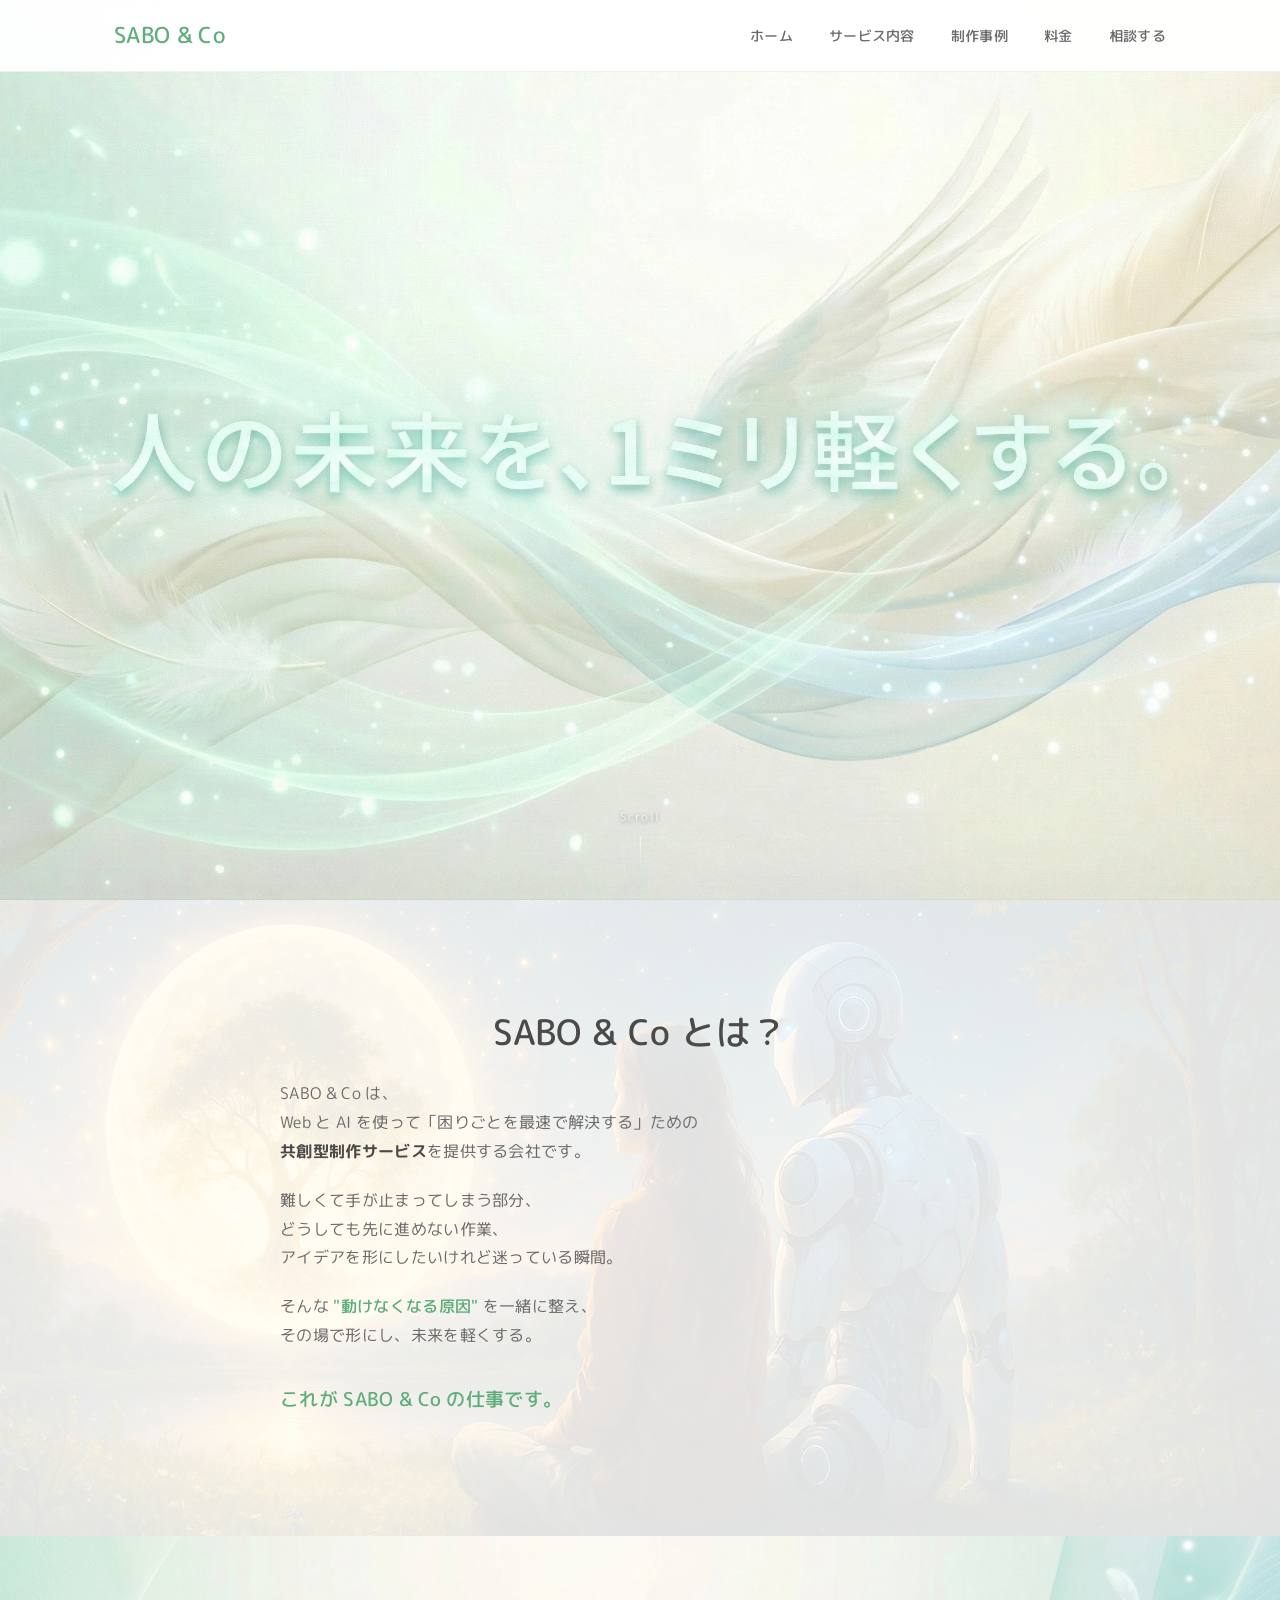
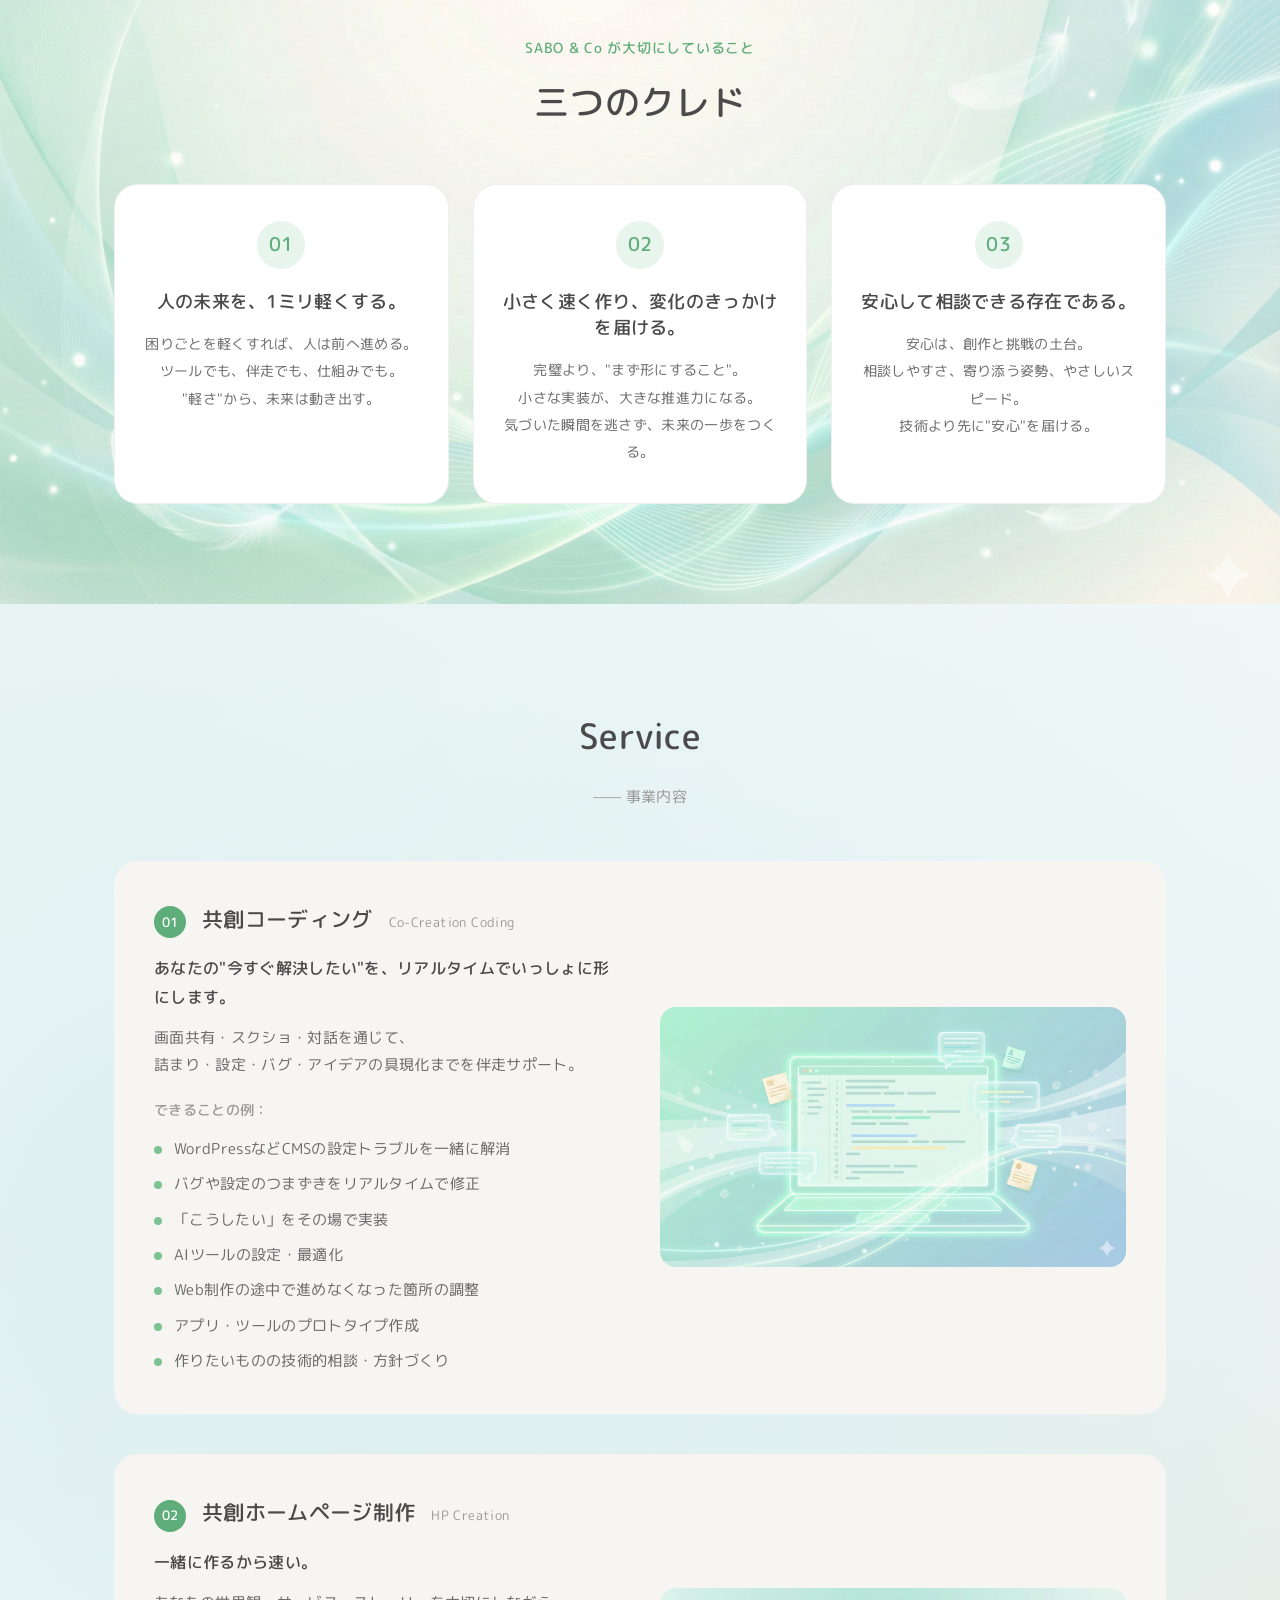
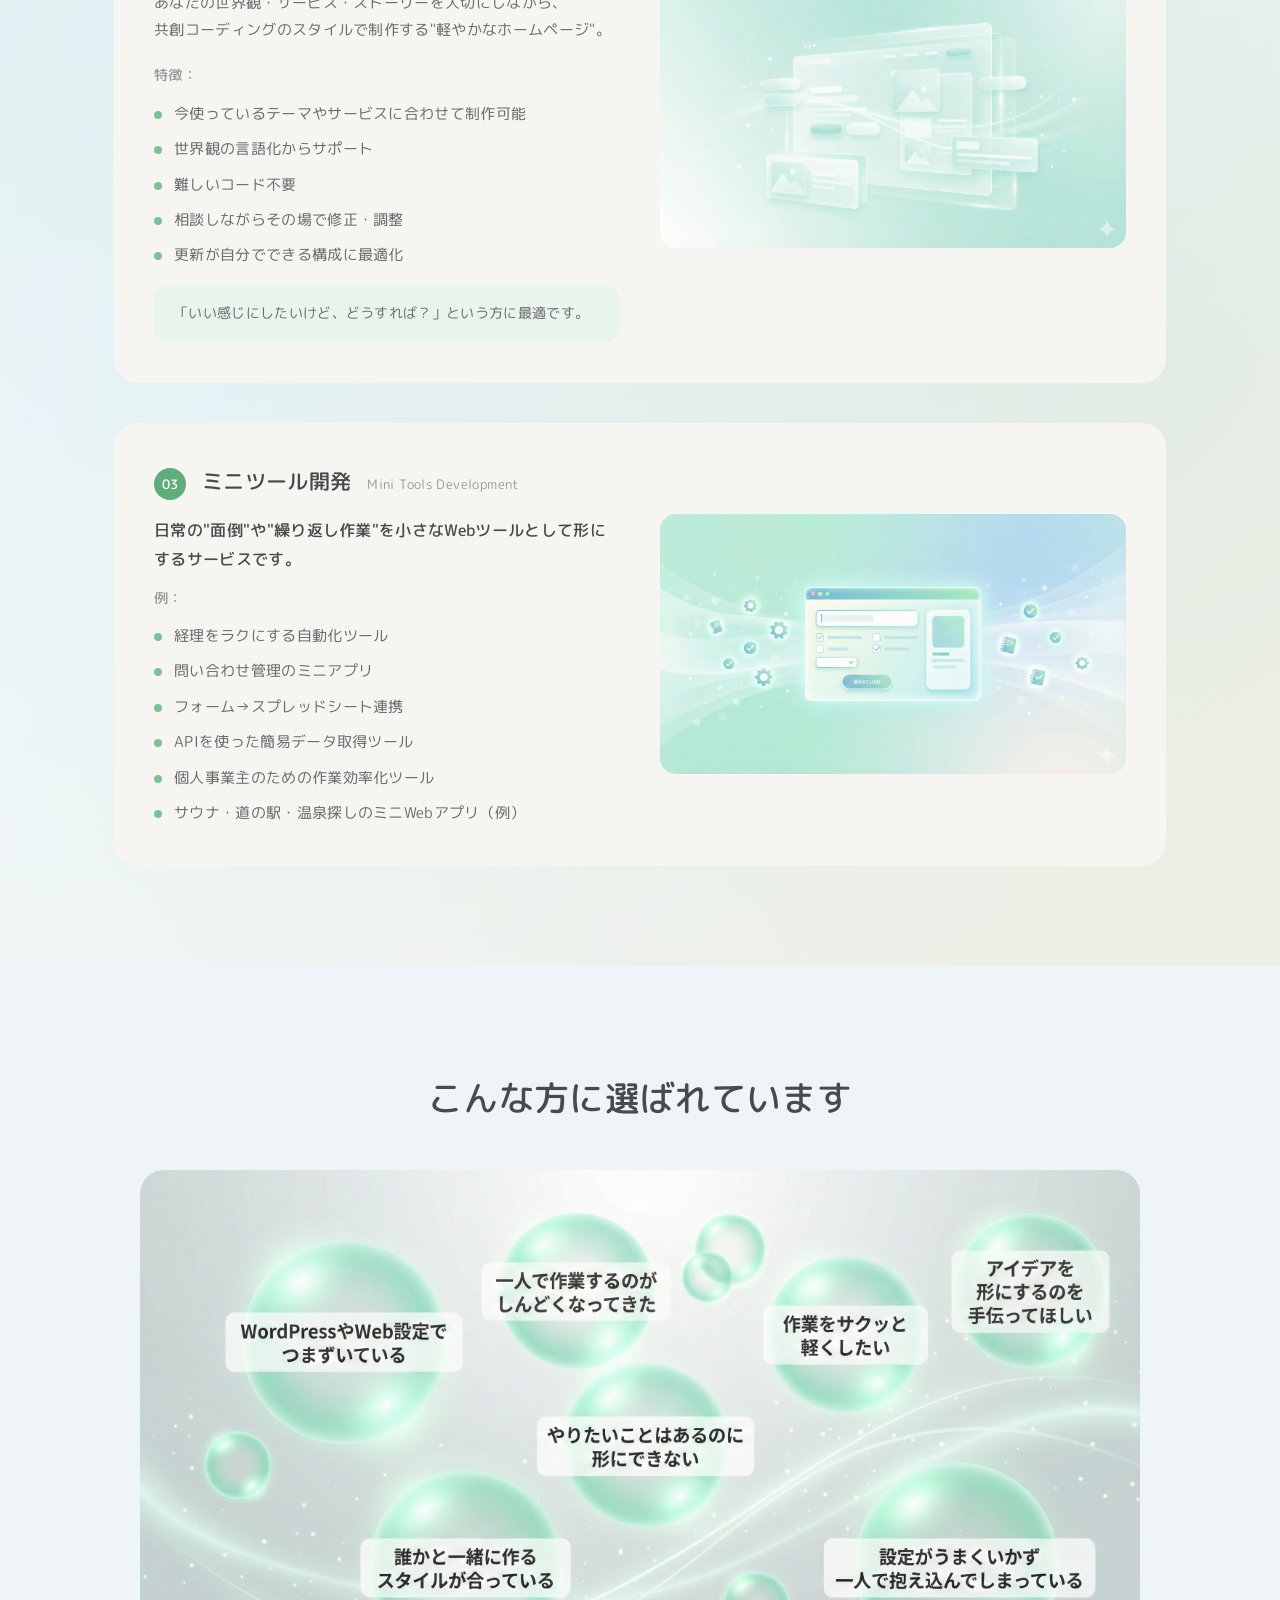
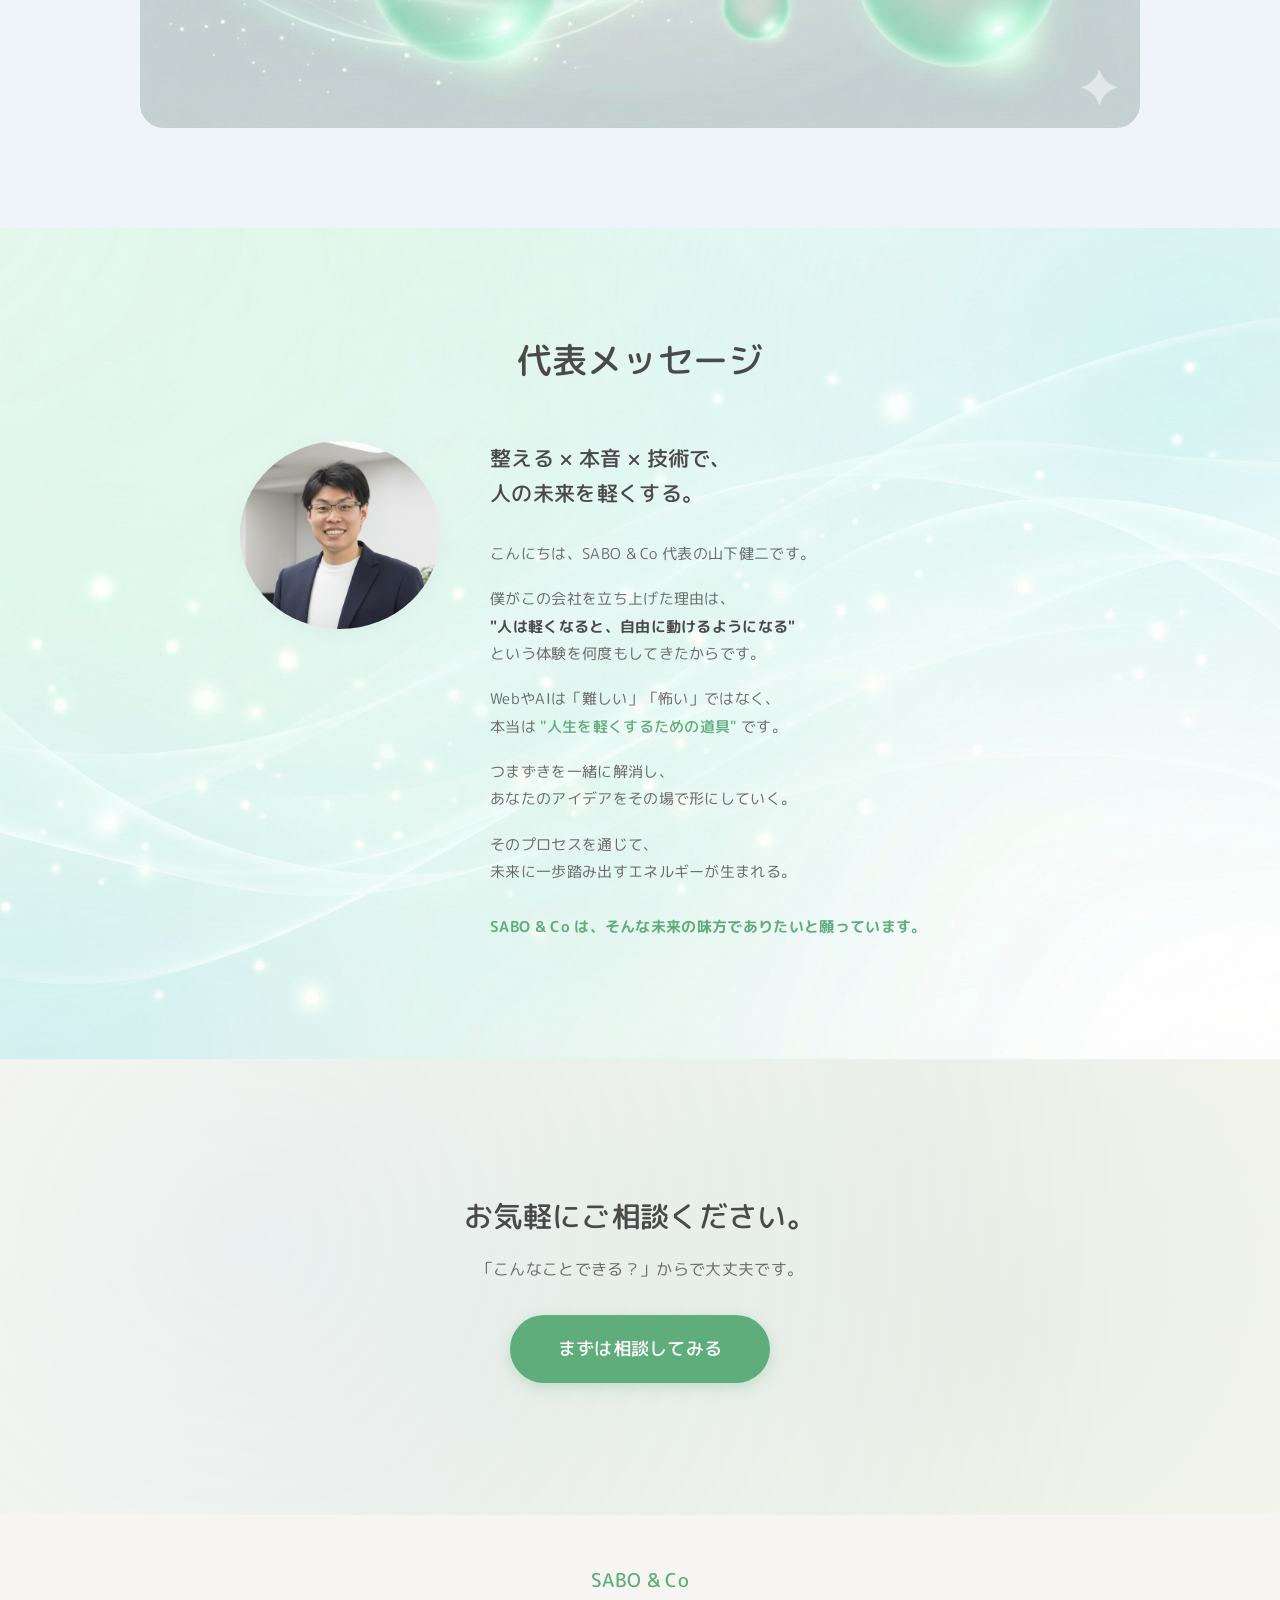
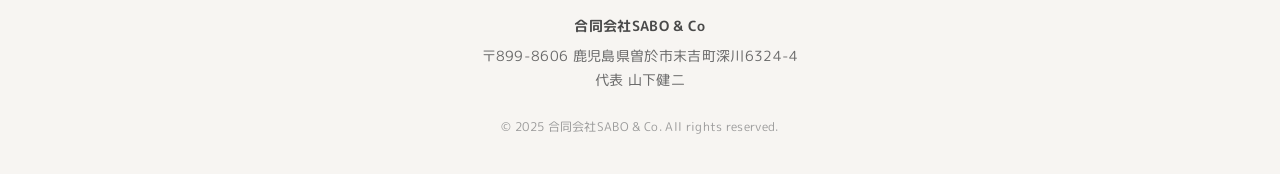
<file: index.html>
<!DOCTYPE html>
<html lang="ja">
<head>
  <meta charset="UTF-8">
  <meta name="viewport" content="width=device-width, initial-scale=1.0">
  <meta name="google-site-verification" content="mvrRhj3FvUA8XMgjFaAbs3N33PJnreac469NcBRFZv0" />
  <title>SABO & Co | 未来を、1ミリ軽くする。</title>
  <meta name="description" content="SABO & Coは、共創コーディング・ホームページ制作・ミニツール開発を通じて、あなたの困りごとを一緒に解決する会社です。">
  <meta name="keywords" content="SABO&Co,サボアンドコー,合同会社SABO&Co,サボアンドコー合同会社,山下健二,Web制作,ホームページ制作,コーディング,WordPress,ミニツール開発,共創,鹿児島,曽於市,個人事業主,フリーランス,サイト制作,共創コーディング">
  <link rel="canonical" href="https://pagehost-jp.github.io/sabo_and_co/">

  <!-- OGP (Open Graph Protocol) -->
  <meta property="og:type" content="website">
  <meta property="og:title" content="SABO & Co | 未来を、1ミリ軽くする。">
  <meta property="og:description" content="SABO & Coは、共創コーディング・ホームページ制作・ミニツール開発を通じて、あなたの困りごとを一緒に解決する会社です。">
  <meta property="og:url" content="https://pagehost-jp.github.io/sabo_and_co/">
  <meta property="og:image" content="https://pagehost-jp.github.io/sabo_and_co/hero-with-text.jpg">
  <meta property="og:site_name" content="SABO & Co">
  <meta property="og:locale" content="ja_JP">

  <!-- Twitter Card -->
  <meta name="twitter:card" content="summary_large_image">
  <meta name="twitter:title" content="SABO & Co | 未来を、1ミリ軽くする。">
  <meta name="twitter:description" content="SABO & Coは、共創コーディング・ホームページ制作・ミニツール開発を通じて、あなたの困りごとを一緒に解決する会社です。">
  <meta name="twitter:image" content="https://pagehost-jp.github.io/sabo_and_co/hero-with-text.jpg">

  <!-- 構造化データ (JSON-LD) -->
  <script type="application/ld+json">
  {
    "@context": "https://schema.org",
    "@type": "Organization",
    "name": "合同会社SABO & Co",
    "alternateName": "SABO & Co",
    "url": "https://pagehost-jp.github.io/sabo_and_co/",
    "logo": "https://pagehost-jp.github.io/sabo_and_co/hero-with-text.jpg",
    "description": "SABO & Coは、共創コーディング・ホームページ制作・ミニツール開発を通じて、あなたの困りごとを一緒に解決する会社です。",
    "address": {
      "@type": "PostalAddress",
      "streetAddress": "末吉町深川6324-4",
      "addressLocality": "曽於市",
      "addressRegion": "鹿児島県",
      "postalCode": "899-8606",
      "addressCountry": "JP"
    },
    "founder": {
      "@type": "Person",
      "name": "山下健二"
    },
    "foundingDate": "2025",
    "contactPoint": {
      "@type": "ContactPoint",
      "email": "akyfrh0406@gmail.com",
      "contactType": "Customer Service"
    }
  }
  </script>

  <link rel="preconnect" href="https://fonts.googleapis.com">
  <link rel="preconnect" href="https://fonts.gstatic.com" crossorigin>
  <link href="https://fonts.googleapis.com/css2?family=M+PLUS+Rounded+1c:wght@400;500;700&display=swap" rel="stylesheet">
  <link rel="stylesheet" href="styles.css">
</head>
<body>
  <!-- ========== Header ========== -->
  <header class="header">
    <div class="header-inner">
      <a href="#hero" class="logo">SABO & Co</a>
      <nav class="nav">
        <button class="nav-toggle" aria-label="メニューを開く">
          <span></span>
          <span></span>
          <span></span>
        </button>
        <ul class="nav-list">
          <li><a href="#hero">ホーム</a></li>
          <li><a href="#service">サービス内容</a></li>
          <li><a href="portfolio.html">制作事例</a></li>
          <li><a href="price.html">料金</a></li>
          <li><a href="#contact">相談する</a></li>
        </ul>
      </nav>
    </div>
  </header>

  <!-- ========== Mobile Menu Overlay ========== -->
  <div class="mobile-menu-overlay">
    <div class="mobile-menu-header">
      <span class="mobile-logo">SABO & Co</span>
      <button class="mobile-close-btn" aria-label="メニューを閉じる">&times;</button>
    </div>
    <ul class="mobile-menu-list">
      <li><a href="#hero">ホーム</a></li>
      <li><a href="#service">サービス内容</a></li>
      <li><a href="portfolio.html">制作事例</a></li>
      <li><a href="price.html">料金</a></li>
      <li><a href="#contact">相談する</a></li>
    </ul>
    <div class="mobile-menu-footer">
      &copy; 2025 SABO & Co
    </div>
  </div>

  <!-- ========== Hero Section ========== -->
  <section id="hero" class="hero">
    <div class="hero-bg">
      <!-- ヒーロー画像（テキスト付き） -->
      <div class="hero-image" style="background-image: url('hero-with-text.jpg');"></div>
      <div class="hero-overlay"></div>
    </div>
    <!-- テキストは画像に含まれているため非表示 -->
    <div class="hero-inner hero-inner-centered" style="display: none;">
      <div class="hero-content hero-content-centered">
        <h1 class="hero-title fade-in">
          1ミリ進む未来へ。
        </h1>
        <p class="hero-catchphrase fade-in">
          時間を、ほどく。日々を、動かす。
        </p>
        <p class="hero-text fade-in">
          あなたの「できたらいいな」を、<br>
          いま、ここで、形にする会社です。
        </p>
      </div>
    </div>
    <div class="scroll-indicator">
      <span>Scroll</span>
      <div class="scroll-line"></div>
    </div>
  </section>

  <!-- ========== About Section ========== -->
  <section id="about" class="about">
    <div class="about-bg-image"></div>
    <div class="container">
      <h2 class="section-title fade-in-up">SABO & Co とは？</h2>
      <div class="about-content message-body fade-in-up">
        <p>
          SABO & Co は、<br>
          Web と AI を使って「困りごとを最速で解決する」ための<br>
          <strong>共創型制作サービス</strong>を提供する会社です。
        </p>
        <p>
          難しくて手が止まってしまう部分、<br>
          どうしても先に進めない作業、<br>
          アイデアを形にしたいけれど迷っている瞬間。
        </p>
        <p>
          そんな <span class="text-accent">"動けなくなる原因"</span> を一緒に整え、<br>
          その場で形にし、未来を軽くする。
        </p>
        <p class="about-tagline">
          これが SABO & Co の仕事です。
        </p>
      </div>
    </div>
  </section>

  <!-- ========== Credo Section ========== -->
  <section id="credo" class="credo">
    <!-- フルワイド背景画像 -->
    <div class="credo-fullwidth-bg fade-in-up">
      <img src="credo-bg.jpg" alt="三つのクレド背景">
    </div>
    <div class="container">
      <p class="section-lead fade-in-up">SABO & Co が大切にしていること</p>
      <h2 class="section-title fade-in-up">三つのクレド</h2>
      <div class="credo-cards">
        <article class="credo-card fade-in-up">
          <div class="credo-number">01</div>
          <h3 class="credo-title">人の未来を、1ミリ軽くする。</h3>
          <p class="credo-text">
            困りごとを軽くすれば、人は前へ進める。<br>
            ツールでも、伴走でも、仕組みでも。<br>
            "軽さ"から、未来は動き出す。
          </p>
        </article>
        <article class="credo-card fade-in-up">
          <div class="credo-number">02</div>
          <h3 class="credo-title">小さく速く作り、変化のきっかけを届ける。</h3>
          <p class="credo-text">
            完璧より、"まず形にすること"。<br>
            小さな実装が、大きな推進力になる。<br>
            気づいた瞬間を逃さず、未来の一歩をつくる。
          </p>
        </article>
        <article class="credo-card fade-in-up">
          <div class="credo-number">03</div>
          <h3 class="credo-title">安心して相談できる存在である。</h3>
          <p class="credo-text">
            安心は、創作と挑戦の土台。<br>
            相談しやすさ、寄り添う姿勢、やさしいスピード。<br>
            技術より先に"安心"を届ける。
          </p>
        </article>
      </div>
    </div>
  </section>

  <!-- ========== Service Section ========== -->
  <section id="service" class="service">
    <!-- フルワイド背景 -->
    <div class="service-fullwidth-bg fade-in-up"></div>
    <div class="container">
      <h2 class="section-title fade-in-up">Service</h2>
      <p class="section-subtitle fade-in-up">—— 事業内容</p>

      <div class="service-list">
        <!-- Service 1 -->
        <article class="service-item service-item-with-image fade-in-up">
          <div class="service-content">
            <div class="service-header">
              <span class="service-number">01</span>
              <h3 class="service-name">共創コーディング</h3>
              <span class="service-name-en">Co-Creation Coding</span>
            </div>
            <p class="service-catch">
              あなたの"今すぐ解決したい"を、リアルタイムでいっしょに形にします。
            </p>
            <p class="service-desc">
              画面共有・スクショ・対話を通じて、<br>
              詰まり・設定・バグ・アイデアの具現化までを伴走サポート。
            </p>
            <div class="service-features">
              <h4>できることの例：</h4>
              <ul>
                <li>WordPressなどCMSの設定トラブルを一緒に解消</li>
                <li>バグや設定のつまずきをリアルタイムで修正</li>
                <li>「こうしたい」をその場で実装</li>
                <li>AIツールの設定・最適化</li>
                <li>Web制作の途中で進めなくなった箇所の調整</li>
                <li>アプリ・ツールのプロトタイプ作成</li>
                <li>作りたいものの技術的相談・方針づくり</li>
              </ul>
            </div>
          </div>
          <div class="service-image">
            <img src="service-coding.png" alt="共創コーディング">
          </div>
        </article>

        <!-- Service 2 -->
        <article class="service-item service-item-with-image fade-in-up">
          <div class="service-content">
            <div class="service-header">
              <span class="service-number">02</span>
              <h3 class="service-name">共創ホームページ制作</h3>
              <span class="service-name-en">HP Creation</span>
            </div>
            <p class="service-catch">
              一緒に作るから速い。
            </p>
            <p class="service-desc">
              あなたの世界観・サービス・ストーリーを大切にしながら、<br>
              共創コーディングのスタイルで制作する"軽やかなホームページ"。
            </p>
            <div class="service-features">
              <h4>特徴：</h4>
              <ul>
                <li>今使っているテーマやサービスに合わせて制作可能</li>
                <li>世界観の言語化からサポート</li>
                <li>難しいコード不要</li>
                <li>相談しながらその場で修正・調整</li>
                <li>更新が自分でできる構成に最適化</li>
              </ul>
              <p class="service-note">「いい感じにしたいけど、どうすれば？」という方に最適です。</p>
            </div>
          </div>
          <div class="service-image">
            <img src="service-homepage.png" alt="共創ホームページ制作">
          </div>
        </article>

        <!-- Service 3 -->
        <article class="service-item service-item-with-image fade-in-up">
          <div class="service-content">
            <div class="service-header">
              <span class="service-number">03</span>
              <h3 class="service-name">ミニツール開発</h3>
              <span class="service-name-en">Mini Tools Development</span>
            </div>
            <p class="service-catch">
              日常の"面倒"や"繰り返し作業"を小さなWebツールとして形にするサービスです。
            </p>
            <div class="service-features">
              <h4>例：</h4>
              <ul>
                <li>経理をラクにする自動化ツール</li>
                <li>問い合わせ管理のミニアプリ</li>
                <li>フォーム→スプレッドシート連携</li>
                <li>APIを使った簡易データ取得ツール</li>
                <li>個人事業主のための作業効率化ツール</li>
                <li>サウナ・道の駅・温泉探しのミニWebアプリ（例）</li>
              </ul>
            </div>
          </div>
          <div class="service-image">
            <img src="service-minitools.png" alt="ミニツール開発">
          </div>
        </article>
      </div>
    </div>
  </section>

  <!-- ========== Persona Section ========== -->
  <section id="persona" class="persona">
    <div class="container">
      <h2 class="section-title fade-in-up">こんな方に選ばれています</h2>
      <div class="persona-image fade-in-up">
        <img src="persona-bg.png" alt="こんな方に選ばれています">
      </div>
    </div>
  </section>

  <!-- ========== Message Section ========== -->
  <section id="message" class="message">
    <!-- フルワイド背景画像 -->
    <div class="message-fullwidth-bg fade-in-up">
      <img src="message-bg.png" alt="代表メッセージ背景">
    </div>
    <div class="container">
      <h2 class="section-title fade-in-up">代表メッセージ</h2>
      <div class="message-inner">
        <div class="message-photo fade-in-up">
          <img src="profile.png" alt="SABO & Co 代表 山下健二" class="profile-image">
        </div>
        <div class="message-content fade-in-up">
          <h3 class="message-headline">
            整える × 本音 × 技術で、<br>人の未来を軽くする。
          </h3>
          <div class="message-text message-body">
            <p>こんにちは、SABO & Co 代表の山下健二です。</p>
            <p>
              僕がこの会社を立ち上げた理由は、<br>
              <strong>"人は軽くなると、自由に動けるようになる"</strong><br>
              という体験を何度もしてきたからです。
            </p>
            <p>
              WebやAIは「難しい」「怖い」ではなく、<br>
              本当は <span class="text-accent">"人生を軽くするための道具"</span> です。
            </p>
            <p>
              つまずきを一緒に解消し、<br>
              あなたのアイデアをその場で形にしていく。
            </p>
            <p>
              そのプロセスを通じて、<br>
              未来に一歩踏み出すエネルギーが生まれる。
            </p>
            <p class="message-closing">
              SABO & Co は、そんな未来の味方でありたいと願っています。
            </p>
          </div>
        </div>
      </div>
    </div>
  </section>

  <!-- ========== Contact Section ========== -->
  <section id="contact" class="contact">
    <!-- フルワイド背景画像 -->
    <div class="contact-fullwidth-bg fade-in-up">
      <img src="contact-bg.png" alt="お問い合わせ背景">
    </div>
    <div class="container">
      <div class="contact-inner fade-in-up">
        <h2 class="contact-title">お気軽にご相談ください。</h2>
        <p class="contact-subtitle">「こんなことできる？」からで大丈夫です。</p>
        <div class="contact-buttons">
          <a href="mailto:akyfrh0406@gmail.com" class="btn btn-primary btn-large">まずは相談してみる</a>
        </div>
        <!-- フォーム実装用プレースホルダー -->
        <div class="contact-form-placeholder" style="display: none;">
          <!-- 将来のフォーム実装スペース -->
        </div>
      </div>
    </div>
  </section>

  <!-- ========== Footer ========== -->
  <footer class="footer">
    <div class="container">
      <div class="footer-inner">
        <p class="footer-logo">SABO & Co</p>
        <div class="footer-info">
          <p class="footer-company">合同会社SABO & Co</p>
          <p class="footer-address">〒899-8606 鹿児島県曽於市末吉町深川6324-4</p>
          <p class="footer-rep">代表 山下健二</p>
        </div>
        <p class="footer-copy">&copy; 2025 合同会社SABO & Co. All rights reserved.</p>
      </div>
    </div>
  </footer>

  <script src="script.js"></script>
</body>
</html>
</file>
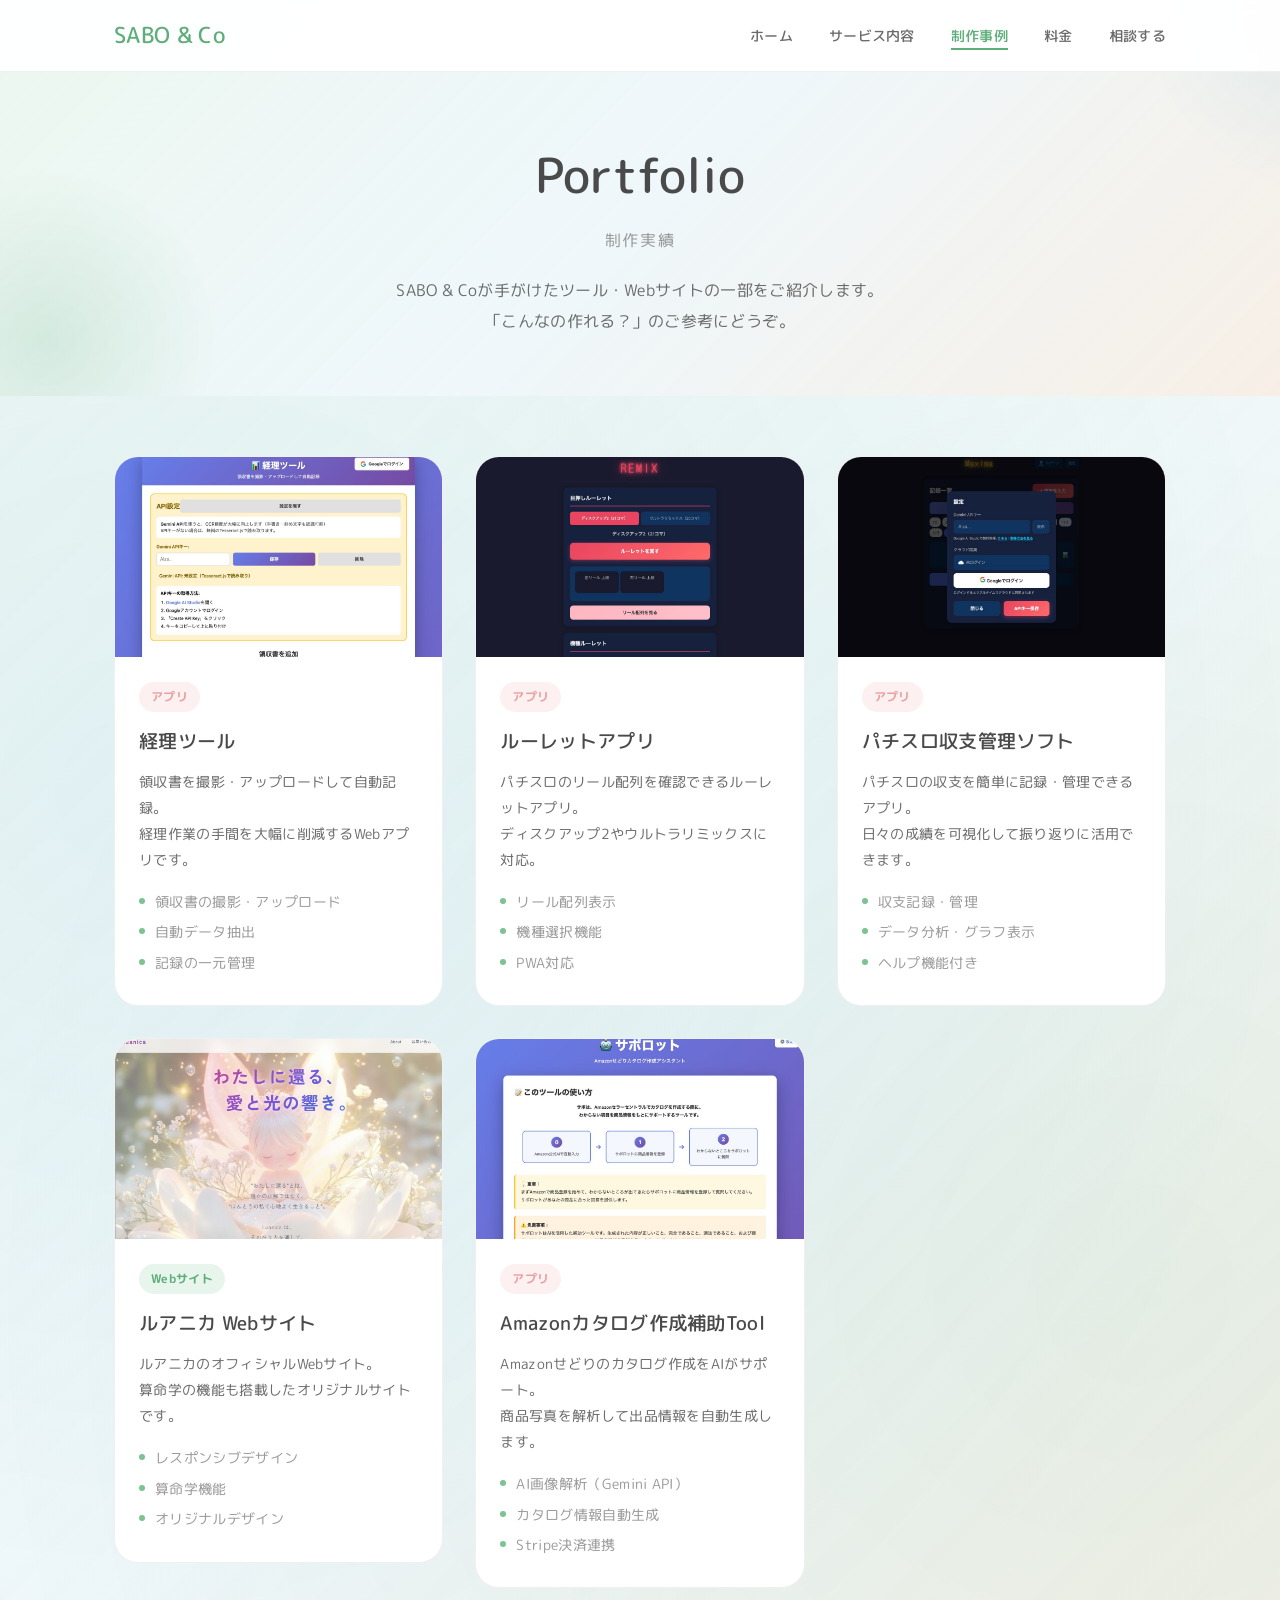
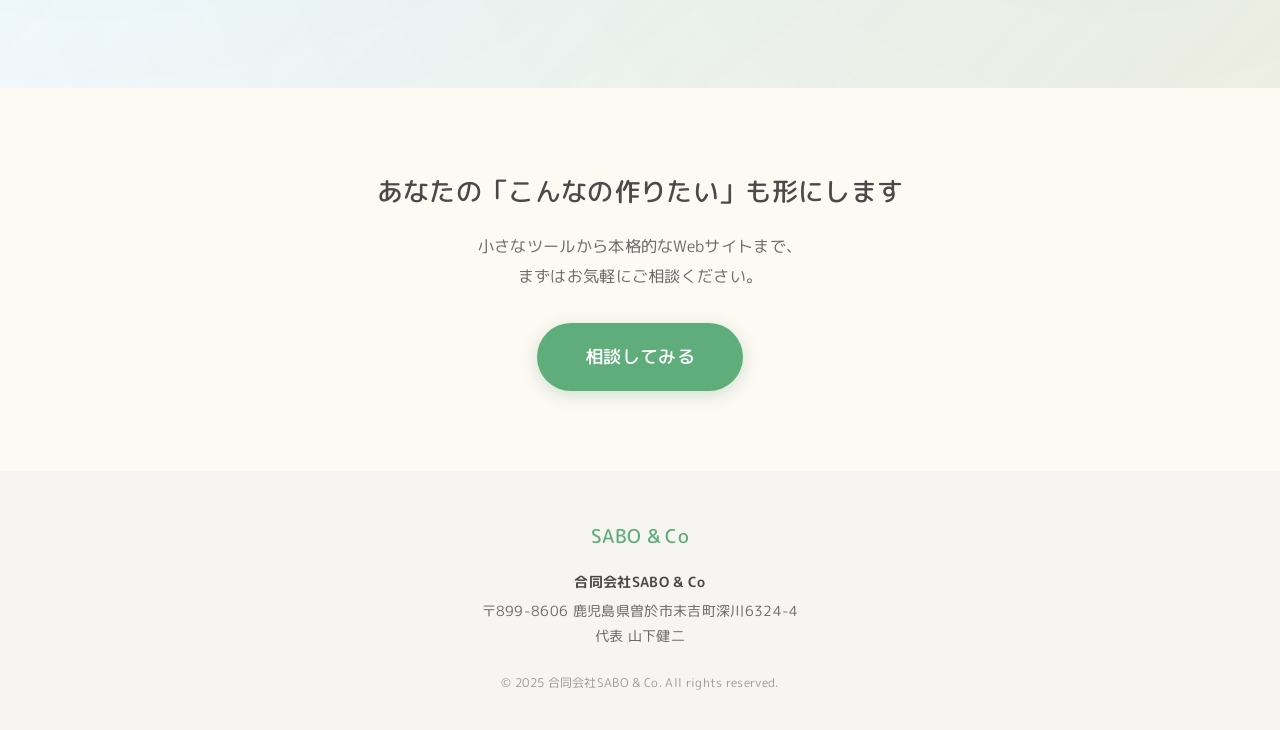
<file: portfolio.html>
<!DOCTYPE html>
<html lang="ja">
<head>
  <meta charset="UTF-8">
  <meta name="viewport" content="width=device-width, initial-scale=1.0">
  <title>PORTFOLIO | SABO & Co</title>
  <meta name="description" content="SABO & Coの制作実績・ポートフォリオ。ミニツール開発やWebサイト制作の実例をご覧いただけます。">
  <link rel="preconnect" href="https://fonts.googleapis.com">
  <link rel="preconnect" href="https://fonts.gstatic.com" crossorigin>
  <link href="https://fonts.googleapis.com/css2?family=M+PLUS+Rounded+1c:wght@400;500;700&display=swap" rel="stylesheet">
  <link rel="stylesheet" href="styles.css">
</head>
<body>
  <!-- ========== Global Background Video ========== -->
  <div class="global-bg-video">
    <video autoplay muted loop playsinline>
      <source src="background-video.mp4" type="video/mp4">
    </video>
  </div>

  <!-- ========== Global Overlay ========== -->
  <div class="global-overlay"></div>

  <!-- ========== Page Content ========== -->
  <div class="page-content">
    <!-- ========== Header ========== -->
    <header class="header">
    <div class="header-inner">
      <a href="index.html" class="logo">SABO & Co</a>
      <nav class="nav">
        <button class="nav-toggle" aria-label="メニューを開く">
          <span></span>
          <span></span>
          <span></span>
        </button>
        <ul class="nav-list">
          <li><a href="index.html">ホーム</a></li>
          <li><a href="index.html#service">サービス内容</a></li>
          <li><a href="portfolio.html" class="active">制作事例</a></li>
          <li><a href="price.html">料金</a></li>
          <li><a href="index.html#contact">相談する</a></li>
        </ul>
      </nav>
    </div>
  </header>

  <!-- ========== Mobile Menu Overlay ========== -->
  <div class="mobile-menu-overlay">
    <div class="mobile-menu-header">
      <span class="mobile-logo">SABO & Co</span>
      <button class="mobile-close-btn" aria-label="メニューを閉じる">&times;</button>
    </div>
    <ul class="mobile-menu-list">
      <li><a href="index.html">ホーム</a></li>
      <li><a href="index.html#service">サービス内容</a></li>
      <li><a href="portfolio.html" class="active">制作事例</a></li>
      <li><a href="price.html">料金</a></li>
      <li><a href="index.html#contact">相談する</a></li>
    </ul>
    <div class="mobile-menu-footer">
      &copy; 2025 SABO & Co
    </div>
  </div>

  <!-- ========== Portfolio Hero ========== -->
  <section class="portfolio-hero">
    <div class="portfolio-hero-bg"></div>
    <div class="container">
      <h1 class="portfolio-hero-title fade-in">Portfolio</h1>
      <p class="portfolio-hero-subtitle fade-in">制作実績</p>
      <p class="portfolio-hero-desc fade-in">
        SABO & Coが手がけたツール・Webサイトの一部をご紹介します。<br>
        「こんなの作れる？」のご参考にどうぞ。
      </p>
    </div>
  </section>

  <!-- ========== Portfolio Grid ========== -->
  <section class="portfolio-section">
    <div class="portfolio-section-bg"></div>
    <div class="container">
      <div class="portfolio-grid">

        <!-- Project 1: keiri-tool -->
        <a href="https://pagehost-jp.github.io/keiri-tool/" target="_blank" class="portfolio-card-link">
          <article class="portfolio-card fade-in-up">
            <div class="portfolio-card-image">
              <img src="portfolio-keiri-tool.jpg" alt="経理ツール" loading="lazy">
            </div>
            <div class="portfolio-card-content">
              <span class="portfolio-tag tag-app">アプリ</span>
              <h3 class="portfolio-card-title">経理ツール</h3>
              <p class="portfolio-card-desc">
                領収書を撮影・アップロードして自動記録。<br>
                経理作業の手間を大幅に削減するWebアプリです。
              </p>
              <ul class="portfolio-card-features">
                <li>領収書の撮影・アップロード</li>
                <li>自動データ抽出</li>
                <li>記録の一元管理</li>
              </ul>
            </div>
          </article>
        </a>

        <!-- Project 2: disc_roulette_tool -->
        <a href="https://pagehost-jp.github.io/disc_roulette/" target="_blank" class="portfolio-card-link">
          <article class="portfolio-card fade-in-up">
            <div class="portfolio-card-image">
              <img src="portfolio-disc-roulette.jpg" alt="ルーレットアプリ" loading="lazy">
            </div>
            <div class="portfolio-card-content">
              <span class="portfolio-tag tag-app">アプリ</span>
              <h3 class="portfolio-card-title">ルーレットアプリ</h3>
              <p class="portfolio-card-desc">
                パチスロのリール配列を確認できるルーレットアプリ。<br>
                ディスクアップ2やウルトラリミックスに対応。
              </p>
              <ul class="portfolio-card-features">
                <li>リール配列表示</li>
                <li>機種選択機能</li>
                <li>PWA対応</li>
              </ul>
            </div>
          </article>
        </a>

        <!-- Project 3: pachi_slo_diary -->
        <a href="https://pagehost-jp.github.io/pachi_slo_diary/" target="_blank" class="portfolio-card-link">
          <article class="portfolio-card fade-in-up">
            <div class="portfolio-card-image">
              <img src="portfolio-pachi-slo-diary.jpg" alt="パチスロ収支管理ソフト" loading="lazy">
            </div>
            <div class="portfolio-card-content">
              <span class="portfolio-tag tag-app">アプリ</span>
              <h3 class="portfolio-card-title">パチスロ収支管理ソフト</h3>
              <p class="portfolio-card-desc">
                パチスロの収支を簡単に記録・管理できるアプリ。<br>
                日々の成績を可視化して振り返りに活用できます。
              </p>
              <ul class="portfolio-card-features">
                <li>収支記録・管理</li>
                <li>データ分析・グラフ表示</li>
                <li>ヘルプ機能付き</li>
              </ul>
            </div>
          </article>
        </a>

        <!-- Project 4: luanica-web -->
        <a href="https://pagehost-jp.github.io/luanica-web/" target="_blank" class="portfolio-card-link">
          <article class="portfolio-card fade-in-up">
            <div class="portfolio-card-image">
              <img src="portfolio-luanica-web.jpg" alt="ルアニカ Webサイト" loading="lazy">
            </div>
            <div class="portfolio-card-content">
              <span class="portfolio-tag tag-website">Webサイト</span>
              <h3 class="portfolio-card-title">ルアニカ Webサイト</h3>
              <p class="portfolio-card-desc">
                ルアニカのオフィシャルWebサイト。<br>
                算命学の機能も搭載したオリジナルサイトです。
              </p>
              <ul class="portfolio-card-features">
                <li>レスポンシブデザイン</li>
                <li>算命学機能</li>
                <li>オリジナルデザイン</li>
              </ul>
            </div>
          </article>
        </a>

        <!-- Project 5: Catalog-sakusei -->
        <a href="https://saborotto.vercel.app" target="_blank" class="portfolio-card-link">
          <article class="portfolio-card fade-in-up">
            <div class="portfolio-card-image">
              <img src="portfolio-catalog-sakusei.jpg" alt="Amazonカタログ作成補助Tool" loading="lazy">
            </div>
            <div class="portfolio-card-content">
              <span class="portfolio-tag tag-app">アプリ</span>
              <h3 class="portfolio-card-title">Amazonカタログ作成補助Tool</h3>
              <p class="portfolio-card-desc">
                Amazonせどりのカタログ作成をAIがサポート。<br>
                商品写真を解析して出品情報を自動生成します。
              </p>
              <ul class="portfolio-card-features">
                <li>AI画像解析（Gemini API）</li>
                <li>カタログ情報自動生成</li>
                <li>Stripe決済連携</li>
              </ul>
            </div>
          </article>
        </a>

      </div>
    </div>
  </section>

  <!-- ========== CTA Section ========== -->
  <section class="portfolio-cta">
    <div class="container">
      <div class="portfolio-cta-inner fade-in-up">
        <h2 class="portfolio-cta-title">あなたの「こんなの作りたい」も形にします</h2>
        <p class="portfolio-cta-text">
          小さなツールから本格的なWebサイトまで、<br>
          まずはお気軽にご相談ください。
        </p>
        <a href="index.html#contact" class="btn btn-primary btn-large">相談してみる</a>
      </div>
    </div>
  </section>

  <!-- ========== Footer ========== -->
  <footer class="footer">
    <div class="container">
      <div class="footer-inner">
        <p class="footer-logo">SABO & Co</p>
        <div class="footer-info">
          <p class="footer-company">合同会社SABO & Co</p>
          <p class="footer-address">〒899-8606 鹿児島県曽於市末吉町深川6324-4</p>
          <p class="footer-rep">代表 山下健二</p>
        </div>
        <p class="footer-copy">&copy; 2025 合同会社SABO & Co. All rights reserved.</p>
      </div>
    </div>
  </footer>
  </div>
  <!-- ========== End Page Content ========== -->

  <script src="script.js"></script>
</body>
</html>
</file>
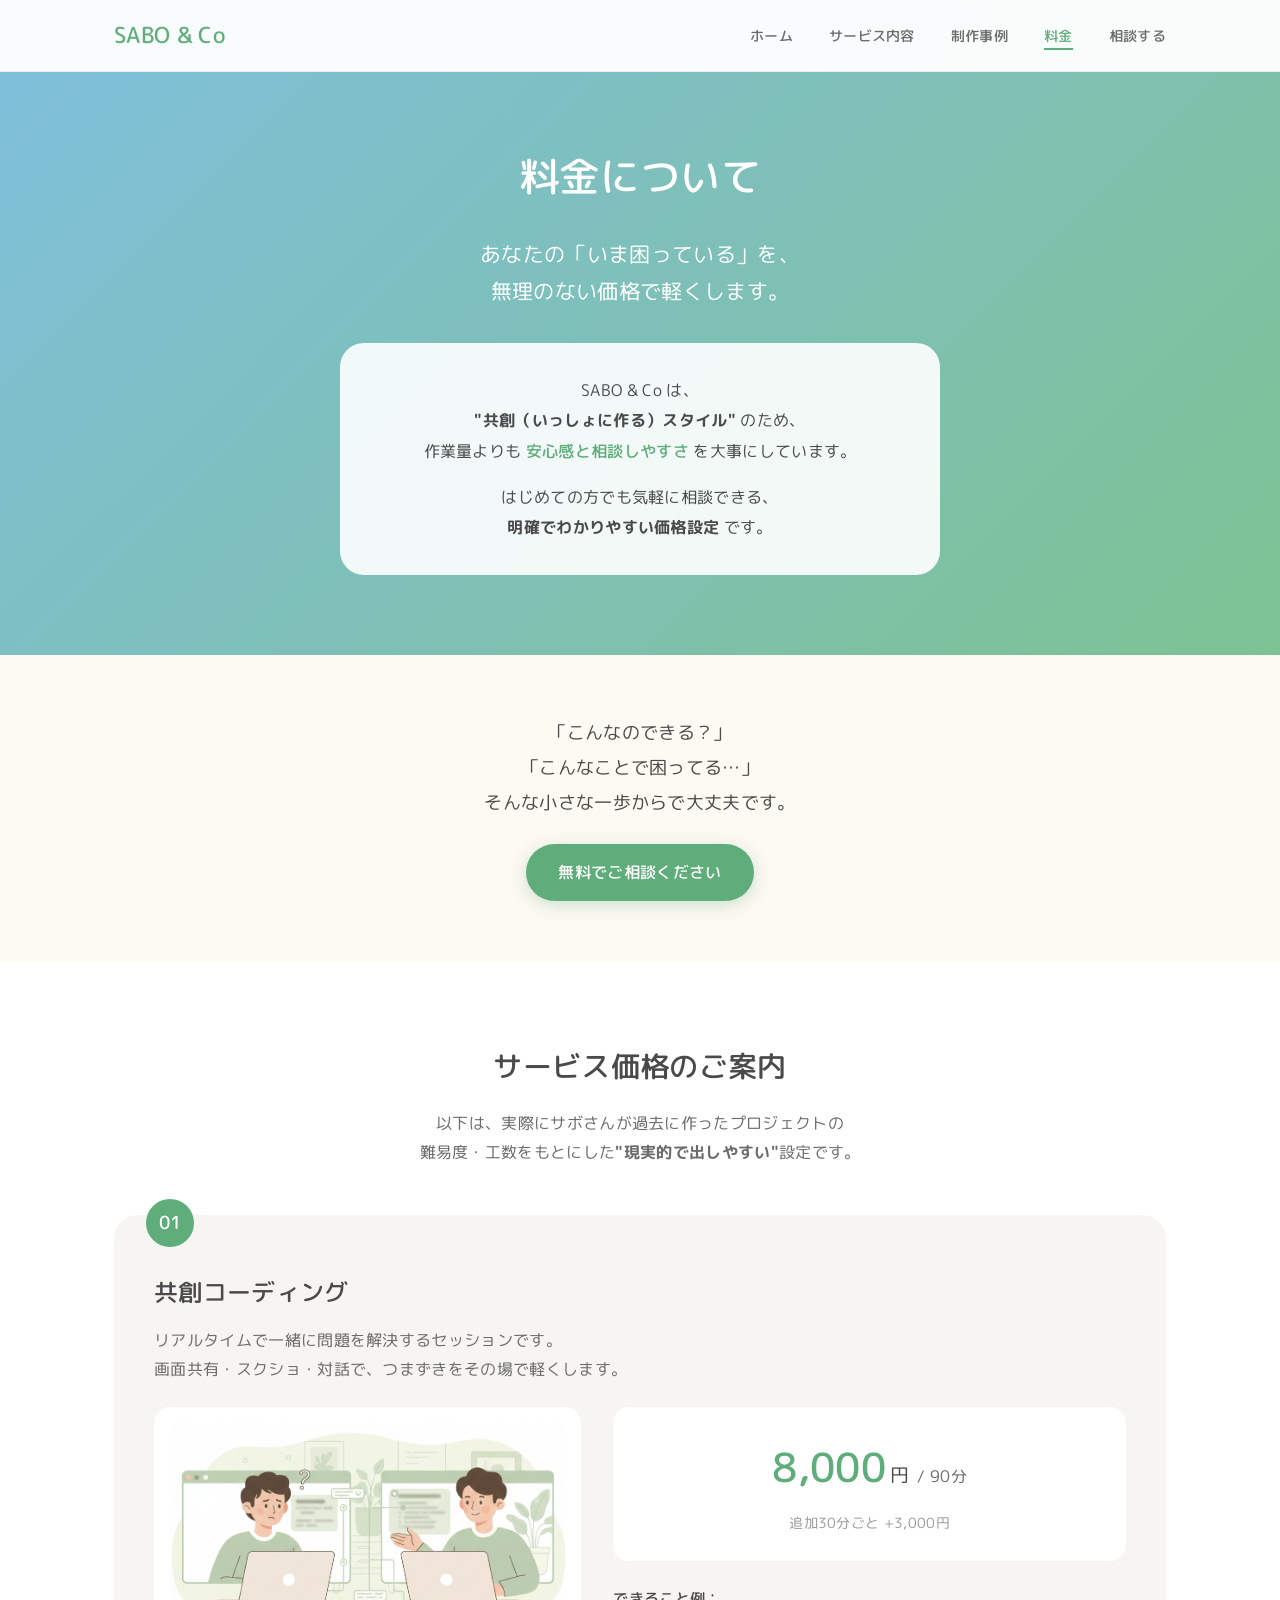
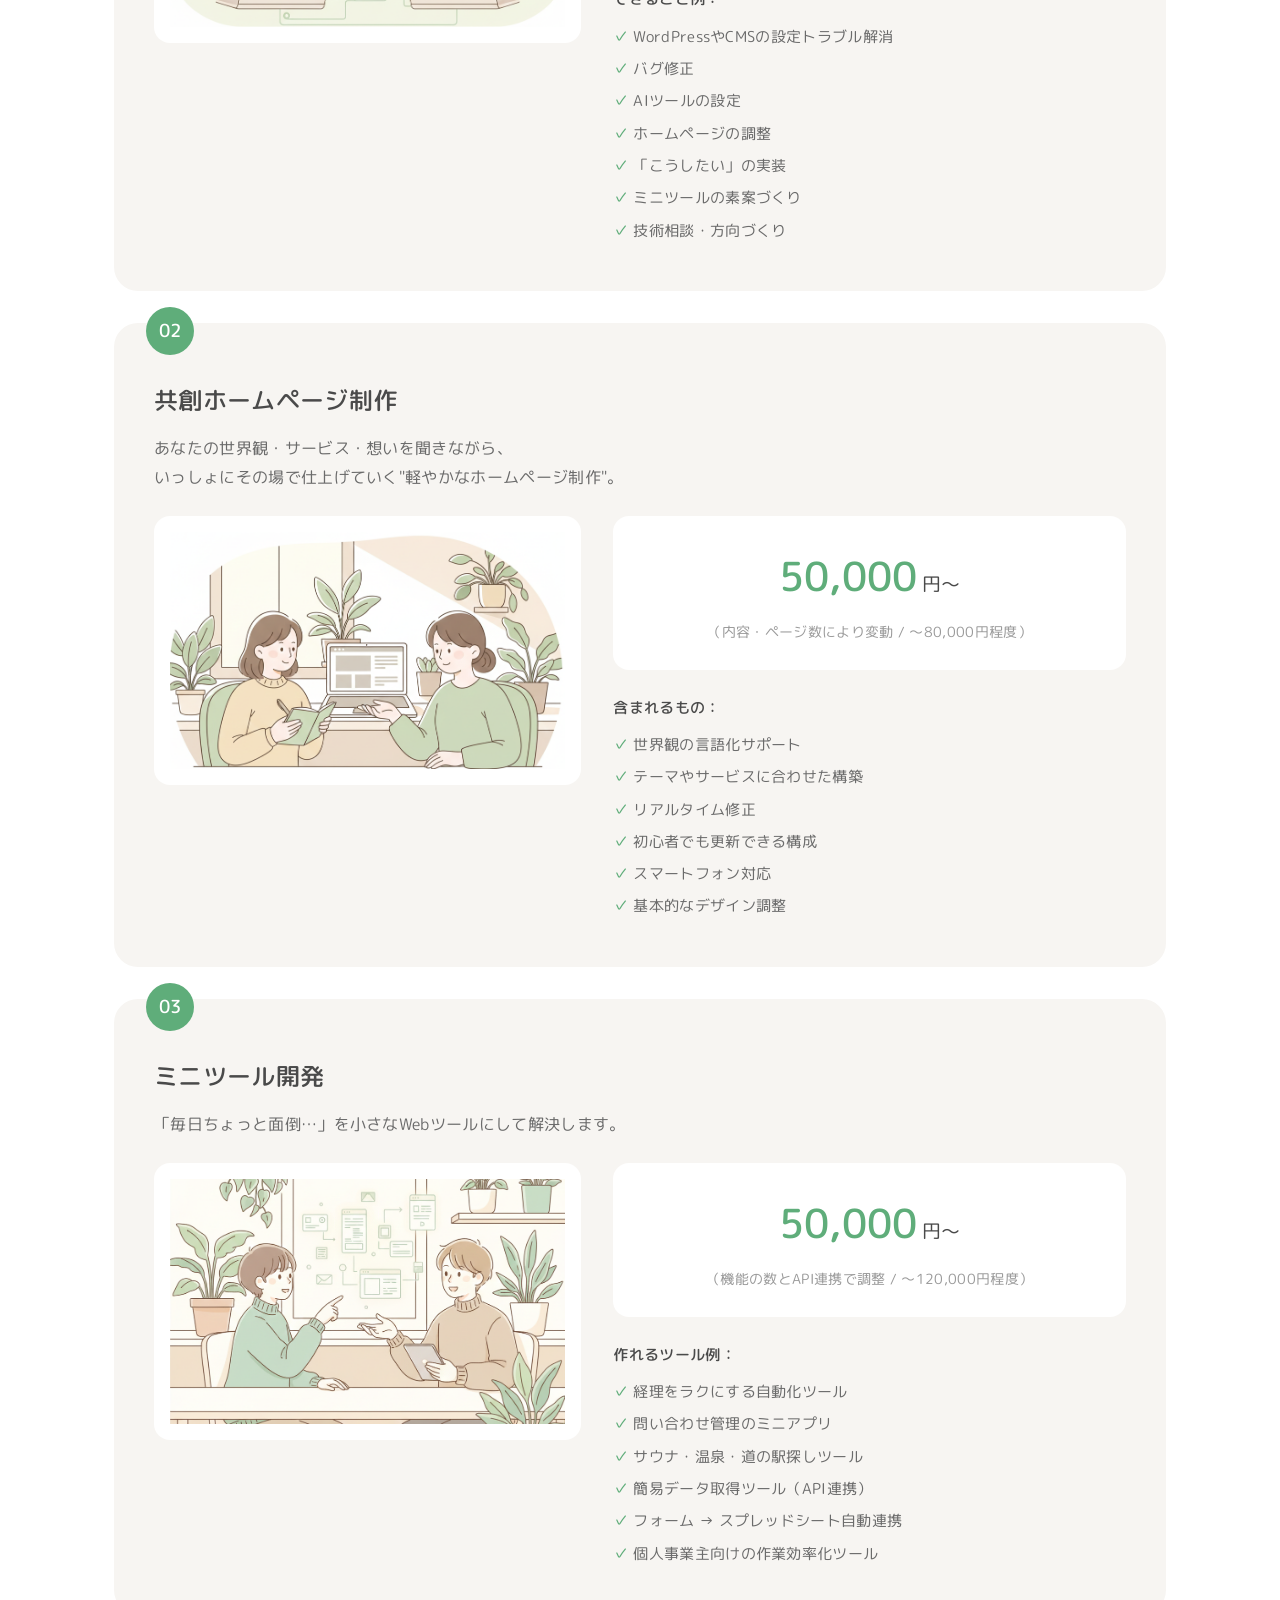
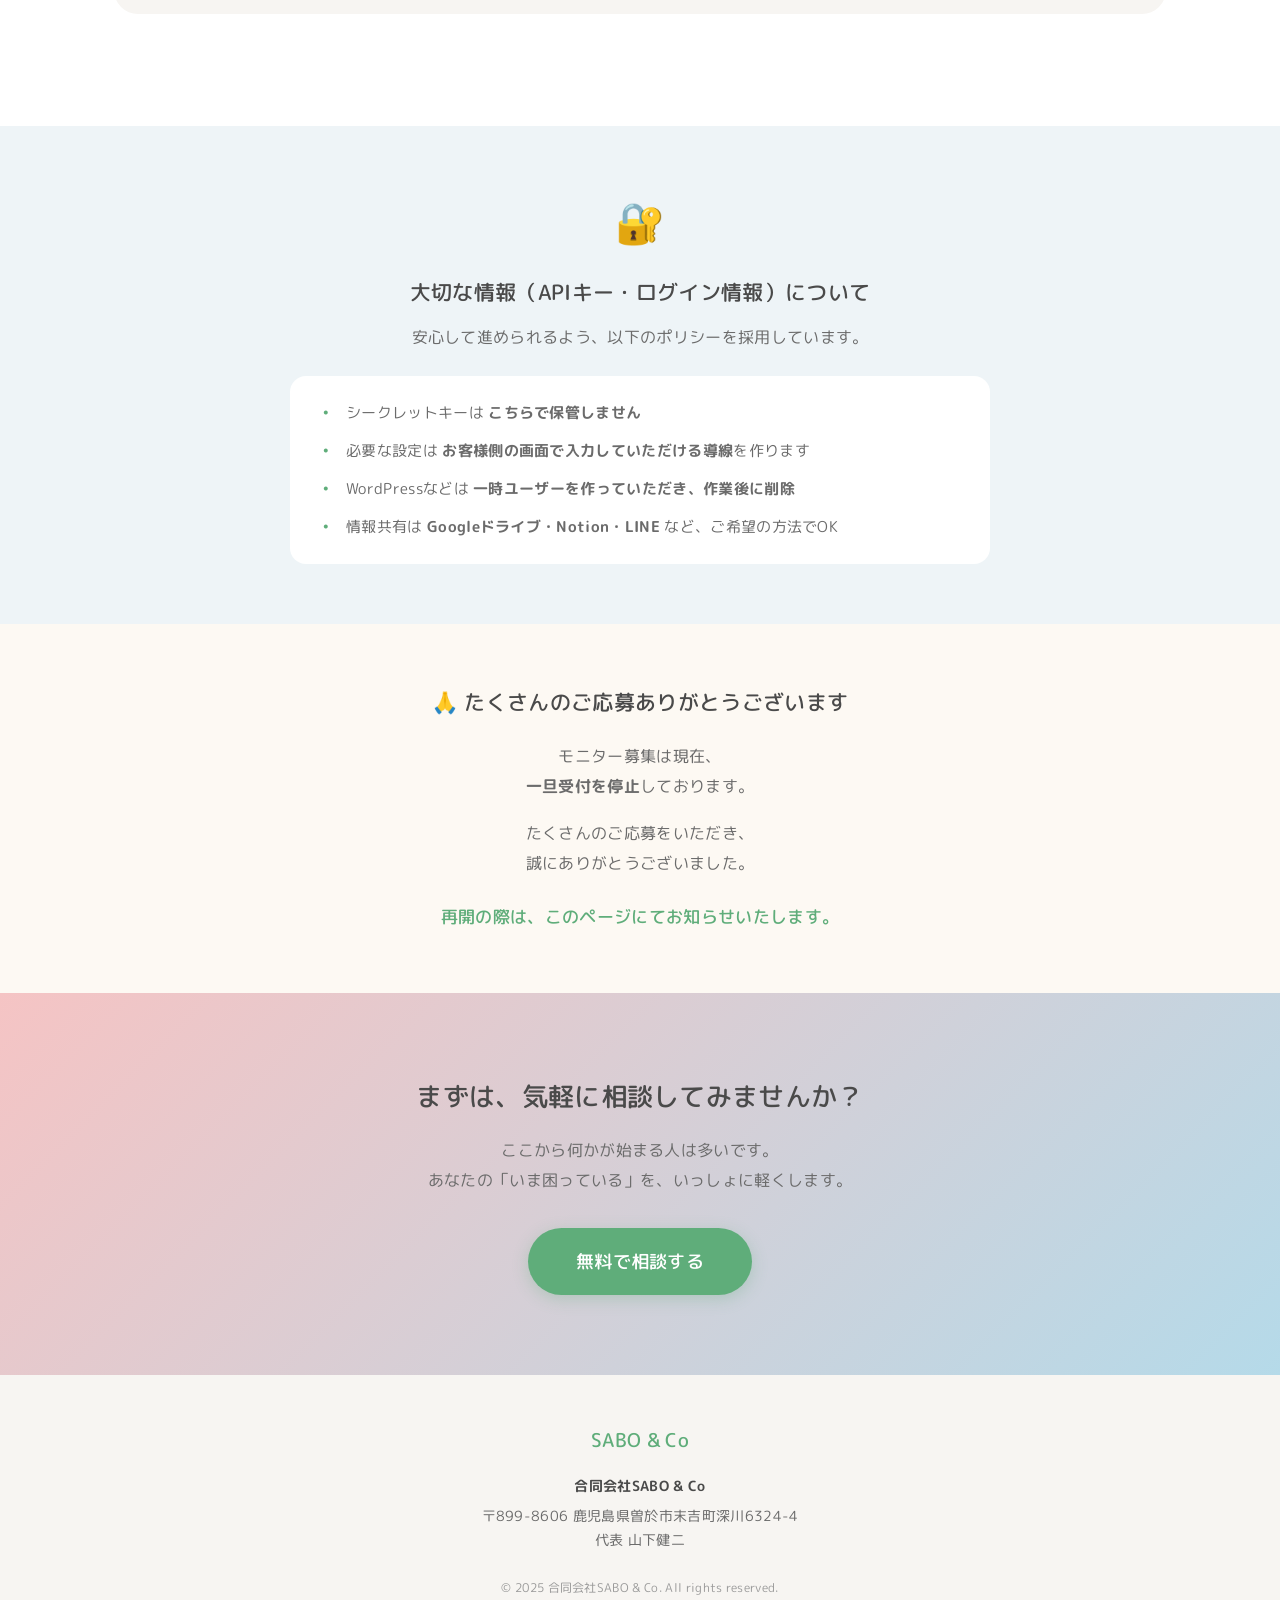
<file: price.html>
<!DOCTYPE html>
<html lang="ja">
<head>
  <meta charset="UTF-8">
  <meta name="viewport" content="width=device-width, initial-scale=1.0">
  <title>料金について | SABO & Co</title>
  <meta name="description" content="SABO & Coの料金のご案内。共創コーディング、ホームページ制作、ミニツール開発。明確でわかりやすい価格設定です。">
  <link rel="preconnect" href="https://fonts.googleapis.com">
  <link rel="preconnect" href="https://fonts.gstatic.com" crossorigin>
  <link href="https://fonts.googleapis.com/css2?family=M+PLUS+Rounded+1c:wght@400;500;700&display=swap" rel="stylesheet">
  <link rel="stylesheet" href="styles.css">
</head>
<body>
  <!-- ========== Header ========== -->
  <header class="header">
    <div class="header-inner">
      <a href="index.html" class="logo">SABO & Co</a>
      <nav class="nav">
        <button class="nav-toggle" aria-label="メニューを開く">
          <span></span>
          <span></span>
          <span></span>
        </button>
        <ul class="nav-list">
          <li><a href="index.html">ホーム</a></li>
          <li><a href="index.html#service">サービス内容</a></li>
          <li><a href="portfolio.html">制作事例</a></li>
          <li><a href="price.html" class="active">料金</a></li>
          <li><a href="index.html#contact">相談する</a></li>
        </ul>
      </nav>
    </div>
  </header>

  <!-- ========== Mobile Menu Overlay ========== -->
  <div class="mobile-menu-overlay">
    <div class="mobile-menu-header">
      <span class="mobile-logo">SABO & Co</span>
      <button class="mobile-close-btn" aria-label="メニューを閉じる">&times;</button>
    </div>
    <ul class="mobile-menu-list">
      <li><a href="index.html">ホーム</a></li>
      <li><a href="index.html#service">サービス内容</a></li>
      <li><a href="portfolio.html">制作事例</a></li>
      <li><a href="price.html" class="active">料金</a></li>
      <li><a href="index.html#contact">相談する</a></li>
    </ul>
    <div class="mobile-menu-footer">
      &copy; 2025 SABO & Co
    </div>
  </div>

  <!-- ========== Price Hero ========== -->
  <section class="price-hero">
    <div class="container">
      <h1 class="price-hero-title fade-in">料金について</h1>
      <p class="price-hero-lead fade-in">
        あなたの「いま困っている」を、<br>
        無理のない価格で軽くします。
      </p>
      <div class="price-hero-desc fade-in">
        <p>
          SABO & Co は、<br>
          <strong>"共創（いっしょに作る）スタイル"</strong> のため、<br>
          作業量よりも <span class="text-accent">安心感と相談しやすさ</span> を大事にしています。
        </p>
        <p>
          はじめての方でも気軽に相談できる、<br>
          <strong>明確でわかりやすい価格設定</strong> です。
        </p>
      </div>
    </div>
  </section>

  <!-- ========== 無料相談CTA ========== -->
  <section class="price-consult">
    <div class="container">
      <div class="price-consult-inner fade-in-up">
        <p class="price-consult-text">
          「こんなのできる？」<br>
          「こんなことで困ってる…」<br>
          そんな小さな一歩からで大丈夫です。
        </p>
        <a href="mailto:akyfrh0406@gmail.com" class="btn btn-primary">無料でご相談ください</a>
      </div>
    </div>
  </section>

  <!-- ========== 価格セクション ========== -->
  <section class="price-section">
    <div class="container">
      <div class="price-intro fade-in-up">
        <h2 class="price-section-title">サービス価格のご案内</h2>
        <p class="price-section-desc">
          以下は、実際にサボさんが過去に作ったプロジェクトの<br>
          難易度・工数をもとにした<strong>"現実的で出しやすい"</strong>設定です。
        </p>
      </div>

      <!-- サービス1: 共創コーディング -->
      <div class="price-card fade-in-up">
        <div class="price-card-number">01</div>
        <div class="price-card-header">
          <h3 class="price-card-title">共創コーディング</h3>
          <p class="price-card-catch">
            リアルタイムで一緒に問題を解決するセッションです。<br>
            画面共有・スクショ・対話で、つまずきをその場で軽くします。
          </p>
        </div>
        <div class="price-card-body price-card-body-with-image">
          <div class="price-card-image">
            <img src="price-cocreation.png" alt="共創コーディングのイメージ" loading="lazy">
          </div>
          <div class="price-card-right">
            <div class="price-card-pricing">
              <div class="price-amount">
                <span class="price-number">8,000</span><span class="price-unit">円</span>
                <span class="price-time">/ 90分</span>
              </div>
              <p class="price-extra">追加30分ごと +3,000円</p>
            </div>
            <div class="price-card-features">
              <h4>できること例：</h4>
              <ul>
                <li>WordPressやCMSの設定トラブル解消</li>
                <li>バグ修正</li>
                <li>AIツールの設定</li>
                <li>ホームページの調整</li>
                <li>「こうしたい」の実装</li>
                <li>ミニツールの素案づくり</li>
                <li>技術相談・方向づくり</li>
              </ul>
            </div>
          </div>
        </div>
      </div>

      <!-- サービス2: 共創ホームページ制作 -->
      <div class="price-card fade-in-up">
        <div class="price-card-number">02</div>
        <div class="price-card-header">
          <h3 class="price-card-title">共創ホームページ制作</h3>
          <p class="price-card-catch">
            あなたの世界観・サービス・想いを聞きながら、<br>
            いっしょにその場で仕上げていく"軽やかなホームページ制作"。
          </p>
        </div>
        <div class="price-card-body price-card-body-with-image">
          <div class="price-card-image">
            <img src="price-homepage.png" alt="共創ホームページ制作のイメージ" loading="lazy">
          </div>
          <div class="price-card-right">
            <div class="price-card-pricing">
              <div class="price-amount">
                <span class="price-number">50,000</span><span class="price-unit">円〜</span>
              </div>
              <p class="price-note">（内容・ページ数により変動 / 〜80,000円程度）</p>
            </div>
            <div class="price-card-features">
              <h4>含まれるもの：</h4>
              <ul>
                <li>世界観の言語化サポート</li>
                <li>テーマやサービスに合わせた構築</li>
                <li>リアルタイム修正</li>
                <li>初心者でも更新できる構成</li>
                <li>スマートフォン対応</li>
                <li>基本的なデザイン調整</li>
              </ul>
            </div>
          </div>
        </div>
      </div>

      <!-- サービス3: ミニツール開発 -->
      <div class="price-card fade-in-up">
        <div class="price-card-number">03</div>
        <div class="price-card-header">
          <h3 class="price-card-title">ミニツール開発</h3>
          <p class="price-card-catch">
            「毎日ちょっと面倒…」を小さなWebツールにして解決します。
          </p>
        </div>
        <div class="price-card-body price-card-body-with-image">
          <div class="price-card-image">
            <img src="price-minitool.png" alt="ミニツール開発のイメージ" loading="lazy">
          </div>
          <div class="price-card-right">
            <div class="price-card-pricing">
              <div class="price-amount">
                <span class="price-number">50,000</span><span class="price-unit">円〜</span>
              </div>
              <p class="price-note">（機能の数とAPI連携で調整 / 〜120,000円程度）</p>
            </div>
            <div class="price-card-features">
              <h4>作れるツール例：</h4>
              <ul>
                <li>経理をラクにする自動化ツール</li>
                <li>問い合わせ管理のミニアプリ</li>
                <li>サウナ・温泉・道の駅探しツール</li>
                <li>簡易データ取得ツール（API連携）</li>
                <li>フォーム → スプレッドシート自動連携</li>
                <li>個人事業主向けの作業効率化ツール</li>
              </ul>
            </div>
          </div>
        </div>
      </div>
    </div>
  </section>

  <!-- ========== セキュリティポリシー ========== -->
  <section class="price-security">
    <div class="container">
      <div class="price-security-inner fade-in-up">
        <div class="price-security-icon">🔐</div>
        <h3 class="price-security-title">大切な情報（APIキー・ログイン情報）について</h3>
        <p class="price-security-lead">安心して進められるよう、以下のポリシーを採用しています。</p>
        <ul class="price-security-list">
          <li>シークレットキーは <strong>こちらで保管しません</strong></li>
          <li>必要な設定は <strong>お客様側の画面で入力していただける導線</strong>を作ります</li>
          <li>WordPressなどは <strong>一時ユーザーを作っていただき、作業後に削除</strong></li>
          <li>情報共有は <strong>Googleドライブ・Notion・LINE</strong> など、ご希望の方法でOK</li>
        </ul>
      </div>
    </div>
  </section>

  <!-- ========== 募集状況について ========== -->
  <section class="price-monitor-note">
    <div class="container">
      <div class="price-monitor-inner fade-in-up">
        <h3 class="price-monitor-title">🙏 たくさんのご応募ありがとうございます</h3>
        <p class="price-monitor-text">
          モニター募集は現在、<br>
          <strong>一旦受付を停止</strong>しております。
        </p>
        <p class="price-monitor-text">
          たくさんのご応募をいただき、<br>
          誠にありがとうございました。
        </p>
        <p class="price-monitor-highlight">
          再開の際は、このページにてお知らせいたします。
        </p>
      </div>
    </div>
  </section>

  <!-- ========== CTA ========== -->
  <section class="price-cta">
    <div class="container">
      <div class="price-cta-inner fade-in-up">
        <h2 class="price-cta-title">まずは、気軽に相談してみませんか？</h2>
        <p class="price-cta-text">
          ここから何かが始まる人は多いです。<br>
          あなたの「いま困っている」を、いっしょに軽くします。
        </p>
        <a href="mailto:akyfrh0406@gmail.com" class="btn btn-primary btn-large">無料で相談する</a>
      </div>
    </div>
  </section>

  <!-- ========== Footer ========== -->
  <footer class="footer">
    <div class="container">
      <div class="footer-inner">
        <p class="footer-logo">SABO & Co</p>
        <div class="footer-info">
          <p class="footer-company">合同会社SABO & Co</p>
          <p class="footer-address">〒899-8606 鹿児島県曽於市末吉町深川6324-4</p>
          <p class="footer-rep">代表 山下健二</p>
        </div>
        <p class="footer-copy">&copy; 2025 合同会社SABO & Co. All rights reserved.</p>
      </div>
    </div>
  </footer>

  <script src="script.js"></script>
</body>
</html>
</file>
<file: styles.css>
/* ========================================
   SABO & Co Corporate Site - Styles
   ======================================== */

/*
 * DESIGN CONCEPT: やわらかさ × 誠実さ × 真剣さ
 * =============================================
 * - 明るく親しみやすい
 * - サボさんのキャラクターを反映
 * - アイコンの色味（空色・グリーン・ピンク・クリーム）を参考に
 * - 「おしゃれ」より「安心できる」
 */

:root {
  /* ===== Base Colors (Light & Warm) ===== */
  --color-bg-white: #FFFFFF;
  --color-bg-cream: #FDF9F3;
  --color-bg-light: #F7F5F2;
  --color-bg-soft: #EEF4F7;

  /* ===== Text Colors (やわらかく) ===== */
  --color-text-main: #4A4A4A;
  --color-text-sub: #6B6B6B;
  --color-text-muted: #9A9A9A;
  --color-text-white: #FFFFFF;

  /* ===== Accent Colors (from icon) ===== */
  --color-green: #5FAD7A;
  --color-green-light: #7DC293;
  --color-green-pale: #E8F5EC;

  --color-sky: #7FBEDC;
  --color-sky-light: #B5DAE9;
  --color-sky-pale: #E8F4F9;

  --color-pink: #E8A0A0;
  --color-pink-light: #F5C4C4;
  --color-pink-pale: #FDF0F0;

  --color-sand: #E8D9C5;
  --color-sand-light: #F2EBE0;

  /* ===== Gradients (Soft) ===== */
  --gradient-soft: linear-gradient(135deg, var(--color-sky), var(--color-green-light));
  --gradient-warm: linear-gradient(135deg, var(--color-pink-light), var(--color-sky-light));

  /* ===== Borders & Shadows ===== */
  --border-light: rgba(0, 0, 0, 0.06);
  --shadow-soft: 0 4px 20px rgba(0, 0, 0, 0.04);
  --shadow-medium: 0 8px 30px rgba(0, 0, 0, 0.08);

  /* ===== Spacing ===== */
  --section-padding: 100px;
  --container-width: 1100px;
  --container-narrow: 800px;

  /* ===== Border Radius ===== */
  --radius-sm: 8px;
  --radius-md: 16px;
  --radius-lg: 24px;
  --radius-full: 9999px;

  /* ===== Transitions ===== */
  --transition-fast: 0.2s ease;
  --transition-medium: 0.3s ease;

  /* ===== Header ===== */
  --header-height: 72px;
}

/* ---------- Reset & Base ---------- */
*,
*::before,
*::after {
  margin: 0;
  padding: 0;
  box-sizing: border-box;
}

html {
  scroll-behavior: smooth;
  font-size: 16px;
}

body {
  font-family: 'M PLUS Rounded 1c', -apple-system, BlinkMacSystemFont, sans-serif;
  font-weight: 400;
  line-height: 1.8;
  letter-spacing: 0.02em;
  color: var(--color-text-main);
  background-color: var(--color-bg-white);
  overflow-x: hidden;
}

/* ==========================================
   GLOBAL BACKGROUND VIDEO
   ========================================== */
.global-bg-video {
  position: fixed;
  inset: 0;
  z-index: -2;
  overflow: hidden;
}

.global-bg-video video {
  width: 100%;
  height: 100%;
  object-fit: cover;
}

.global-overlay {
  position: fixed;
  inset: 0;
  z-index: -1;
  background: rgba(255, 255, 255, 0.0); /* 透明〜半透明で調整 */
  pointer-events: none;
}

.page-content {
  position: relative;
  z-index: 1;
}

a {
  color: inherit;
  text-decoration: none;
  transition: color var(--transition-fast);
}

ul {
  list-style: none;
}

img {
  max-width: 100%;
  height: auto;
  display: block;
}

/* ---------- Utility Classes ---------- */
.container {
  width: 100%;
  max-width: var(--container-width);
  margin: 0 auto;
  padding: 0 24px;
}

.text-accent {
  color: var(--color-green);
  font-weight: 500;
}

.sp-only {
  display: none;
}

/* ---------- Animation Classes ---------- */
.fade-in,
.fade-in-up {
  opacity: 0;
  transition: opacity 0.7s ease, transform 0.7s ease;
}

.fade-in {
  transform: translateY(0);
}

.fade-in-up {
  transform: translateY(24px);
}

.fade-in.is-visible,
.fade-in-up.is-visible {
  opacity: 1;
  transform: translateY(0);
}

/* ---------- Buttons ---------- */
.btn {
  display: inline-flex;
  align-items: center;
  justify-content: center;
  padding: 14px 32px;
  font-size: 1rem;
  font-weight: 500;
  border-radius: var(--radius-full);
  border: none;
  cursor: pointer;
  transition: all var(--transition-medium);
}

.btn-primary {
  background: var(--color-green);
  color: var(--color-text-white);
  box-shadow: 0 4px 16px rgba(95, 173, 122, 0.3);
}

.btn-primary:hover {
  background: var(--color-green-light);
  transform: translateY(-2px);
  box-shadow: 0 6px 20px rgba(95, 173, 122, 0.35);
}

.btn-secondary {
  background: var(--color-bg-white);
  color: var(--color-text-main);
  border: 2px solid var(--border-light);
}

.btn-secondary:hover {
  border-color: var(--color-green);
  color: var(--color-green);
}

.btn-large {
  padding: 18px 48px;
  font-size: 1.1rem;
}

/* ---------- Section Common ---------- */
section {
  padding: var(--section-padding) 0;
  position: relative;
}

.section-title {
  font-size: clamp(1.6rem, 4vw, 2.2rem);
  font-weight: 500;
  text-align: center;
  margin-bottom: 16px;
  color: var(--color-text-main);
}

.section-lead {
  font-size: 0.9rem;
  color: var(--color-green);
  text-align: center;
  margin-bottom: 8px;
  font-weight: 500;
  letter-spacing: 0.05em;
}

.section-subtitle {
  font-size: 0.95rem;
  color: var(--color-text-muted);
  text-align: center;
  margin-bottom: 50px;
}

/* ==========================================
   HEADER
   ========================================== */
.header {
  position: fixed;
  top: 0;
  left: 0;
  right: 0;
  height: var(--header-height);
  background: rgba(255, 255, 255, 0.95);
  backdrop-filter: blur(10px);
  border-bottom: 1px solid var(--border-light);
  z-index: 1000;
}

.header-inner {
  display: flex;
  align-items: center;
  justify-content: space-between;
  height: 100%;
  max-width: var(--container-width);
  margin: 0 auto;
  padding: 0 24px;
}

.logo {
  font-size: 1.4rem;
  font-weight: 500;
  color: var(--color-green);
}

.nav-toggle {
  display: none;
  flex-direction: column;
  gap: 5px;
  background: none;
  border: none;
  cursor: pointer;
  padding: 8px;
}

.nav-toggle span {
  display: block;
  width: 22px;
  height: 2px;
  background: var(--color-text-main);
  transition: var(--transition-fast);
}

.nav-list {
  display: flex;
  gap: 36px;
}

/* ===== モバイルメニューオーバーレイ（アプリ風UI） ===== */
.mobile-menu-overlay {
  position: fixed;
  top: 0;
  left: 0;
  width: 100%;
  height: 100%;
  background: #ffffff;
  z-index: 99999;
  display: none;
  flex-direction: column;
  justify-content: space-between;
}

.mobile-menu-overlay.is-open {
  display: flex;
}

.mobile-menu-header {
  display: flex;
  justify-content: space-between;
  align-items: center;
  padding: 20px 24px;
  border-bottom: 1px solid #eee;
}

.mobile-logo {
  font-size: 1.2rem;
  font-weight: 600;
  color: var(--color-green);
}

.mobile-close-btn {
  font-size: 32px;
  background: none;
  border: none;
  color: #666;
  cursor: pointer;
  padding: 0;
  line-height: 1;
}

.mobile-menu-list {
  list-style: none;
  padding: 0;
  margin: 0;
  flex: 1;
  display: flex;
  flex-direction: column;
  align-items: center;
  justify-content: center;
  gap: 8px;
}

.mobile-menu-list li {
  width: 100%;
  text-align: center;
}

.mobile-menu-list a {
  display: block;
  font-size: 1.25rem;
  text-decoration: none;
  color: #333;
  padding: 16px 24px;
  transition: color 0.2s ease;
}

.mobile-menu-list a:hover,
.mobile-menu-list a.active {
  color: var(--color-green);
}

.mobile-menu-footer {
  text-align: center;
  font-size: 0.8rem;
  padding: 24px;
  color: #999;
  border-top: 1px solid #eee;
}

/* PCでは非表示 */
@media (min-width: 769px) {
  .mobile-menu-overlay {
    display: none !important;
  }
}

.nav-list a {
  font-size: 0.9rem;
  font-weight: 500;
  color: var(--color-text-sub);
  position: relative;
}

.nav-list a::after {
  content: '';
  position: absolute;
  bottom: -4px;
  left: 0;
  width: 0;
  height: 2px;
  background: var(--color-green);
  transition: width var(--transition-medium);
}

.nav-list a:hover {
  color: var(--color-green);
}

.nav-list a:hover::after {
  width: 100%;
}

/* ==========================================
   HERO SECTION
   ========================================== */
.hero {
  min-height: 100vh;
  display: flex;
  align-items: center;
  padding-top: var(--header-height);
  position: relative;
  overflow: hidden;
  background: linear-gradient(180deg, var(--color-bg-soft) 0%, var(--color-bg-white) 100%);
}

/* Soft decorative shapes */
.hero-bg {
  position: absolute;
  inset: 0;
  overflow: hidden;
  z-index: 0;
  pointer-events: none;
}

/* Hero Image */
.hero-image {
  position: absolute;
  inset: 0;
  background-size: cover;
  background-position: center;
  background-repeat: no-repeat;
  z-index: 1;
  opacity: 1;
}

.hero-overlay {
  position: absolute;
  inset: 0;
  background: transparent;
  z-index: 2;
  pointer-events: none;
}

.hero-blob {
  position: absolute;
  border-radius: 50%;
  opacity: 0.4;
}

.hero-blob-1 {
  width: 400px;
  height: 400px;
  background: var(--color-sky-pale);
  top: -100px;
  right: -50px;
}

.hero-blob-2 {
  width: 300px;
  height: 300px;
  background: var(--color-green-pale);
  bottom: -50px;
  left: -50px;
}

.hero-blob-3 {
  width: 200px;
  height: 200px;
  background: var(--color-pink-pale);
  top: 40%;
  left: 20%;
}

.hero-inner {
  display: grid;
  grid-template-columns: 1fr 1fr;
  gap: 60px;
  align-items: center;
  width: 100%;
  max-width: var(--container-width);
  margin: 0 auto;
  padding: 0 24px;
  position: relative;
  z-index: 10;
}

.hero-content {
  max-width: 520px;
}

.hero-title {
  font-size: clamp(1.8rem, 5vw, 2.8rem);
  font-weight: 500;
  line-height: 1.4;
  margin-bottom: 20px;
  color: #ffffff;
  text-shadow:
    0 2px 4px rgba(0, 0, 0, 0.8),
    0 4px 12px rgba(0, 0, 0, 0.6),
    0 8px 24px rgba(0, 0, 0, 0.4);
}

.hero-subtitle {
  font-size: clamp(0.85rem, 2vw, 1rem);
  color: rgba(255, 255, 255, 0.9);
  margin-bottom: 20px;
  letter-spacing: 0.05em;
  text-shadow: 0 1px 8px rgba(0, 0, 0, 0.4);
}

.hero-catchphrase {
  font-size: clamp(1rem, 2.5vw, 1.3rem);
  color: #2196F3;
  margin-bottom: 24px;
  line-height: 1.8;
  font-weight: 500;
  letter-spacing: 0.02em;
  text-shadow:
    0 2px 4px rgba(0, 0, 0, 0.8),
    0 4px 12px rgba(0, 0, 0, 0.6),
    0 8px 24px rgba(0, 0, 0, 0.4);
}

.hero-text {
  font-size: 1rem;
  line-height: 2;
  color: rgba(255, 255, 255, 0.95);
  margin-bottom: 32px;
  text-shadow:
    0 2px 4px rgba(0, 0, 0, 0.8),
    0 4px 12px rgba(0, 0, 0, 0.6),
    0 8px 24px rgba(0, 0, 0, 0.4);
}

.hero-buttons {
  display: flex;
  gap: 16px;
  flex-wrap: wrap;
}


.hero-inner-centered {
  display: flex;
  justify-content: center;
  align-items: center;
  text-align: center;
}

.hero-content-centered {
  max-width: 700px;
  text-align: center;
}

.hero-content-centered .hero-title {
  text-align: center;
}

.hero-content-centered .hero-text {
  text-align: center;
}

.hero-content-centered .hero-buttons {
  justify-content: center;
}

.scroll-indicator {
  position: absolute;
  bottom: 32px;
  left: 50%;
  transform: translateX(-50%);
  display: flex;
  flex-direction: column;
  align-items: center;
  gap: 8px;
  color: rgba(255, 255, 255, 0.7);
  font-size: 0.75rem;
  letter-spacing: 0.1em;
  z-index: 10;
  text-shadow: 0 1px 4px rgba(0, 0, 0, 0.4);
}

.scroll-line {
  width: 1px;
  height: 32px;
  background: linear-gradient(to bottom, rgba(255, 255, 255, 0.7), transparent);
}

/* ==========================================
   ABOUT SECTION
   ========================================== */
.about {
  position: relative;
  background: var(--color-bg-white);
  overflow: hidden;
  z-index: 1;
}

.about-bg-image {
  position: absolute;
  top: 0;
  left: 0;
  width: 100%;
  height: 100%;
  background-image: url('hero-image.jpg');
  background-size: cover;
  background-position: center;
  opacity: 0.12;
  z-index: 0;
  animation: aboutBgFloat 10s ease-in-out infinite;
}

@keyframes aboutBgFloat {
  0%, 100% {
    transform: scale(1);
  }
  50% {
    transform: scale(1.03);
  }
}

.about .container {
  position: relative;
  z-index: 1;
}

.about-content {
  max-width: var(--container-narrow);
  margin: 0 auto;
  text-align: center;
}

.about-content p {
  margin-bottom: 20px;
  color: var(--color-text-sub);
  font-size: 1.05rem;
}

.about-content strong {
  color: var(--color-text-main);
  font-weight: 600;
}

.about-tagline {
  font-size: 1.2rem !important;
  font-weight: 500;
  color: var(--color-green) !important;
  margin-top: 32px !important;
}

/* Message Body - 本文段落の左揃えスタイル */
.message-body {
  text-align: left;
  max-width: 720px;
  margin: 0 auto;
  line-height: 1.8;
}

.message-body p {
  font-size: 16px;
  margin-bottom: 20px;
  color: var(--color-text-sub);
}

@media (max-width: 768px) {
  .message-body p {
    font-size: 15px;
  }
}

/* ==========================================
   CREDO SECTION
   ========================================== */
.credo {
  background: var(--color-bg-cream);
  position: relative;
  overflow: hidden;
}

.credo-fullwidth-bg {
  position: absolute;
  top: 0;
  left: 0;
  width: 100%;
  height: 100%;
  overflow: hidden;
  opacity: 0.7;
  z-index: 0;
}

.credo-fullwidth-bg img {
  width: 100%;
  height: 100%;
  display: block;
  object-fit: cover;
}

.credo .container {
  position: relative;
  z-index: 1;
}

.credo-cards {
  position: relative;
  z-index: 1;
  display: grid;
  grid-template-columns: repeat(3, 1fr);
  gap: 24px;
  margin-top: 50px;
}

.credo-card {
  background: var(--color-bg-white);
  border: 1px solid var(--border-light);
  border-radius: var(--radius-lg);
  padding: 36px 28px;
  transition: all var(--transition-medium);
  text-align: center;
}

.credo-card:hover {
  transform: translateY(-4px);
  box-shadow: var(--shadow-medium);
  border-color: var(--color-green-light);
}

.credo-number {
  display: inline-flex;
  align-items: center;
  justify-content: center;
  width: 48px;
  height: 48px;
  border-radius: 50%;
  background: var(--color-green-pale);
  color: var(--color-green);
  font-size: 1.2rem;
  font-weight: 500;
  margin-bottom: 20px;
}

.credo-title {
  font-size: 1.1rem;
  font-weight: 500;
  margin-bottom: 16px;
  line-height: 1.5;
  color: var(--color-text-main);
}

.credo-text {
  font-size: 0.9rem;
  color: var(--color-text-sub);
  line-height: 1.9;
}

/* ==========================================
   SERVICE SECTION
   ========================================== */
.service {
  background: var(--color-bg-white);
  position: relative;
  overflow: hidden;
}

.service-fullwidth-bg {
  position: absolute;
  top: 0;
  left: 0;
  width: 100%;
  height: 100%;
  overflow: hidden;
  z-index: 0;
  background: linear-gradient(135deg,
    rgba(232, 245, 236, 0.6) 0%,
    rgba(232, 244, 249, 0.5) 50%,
    rgba(245, 235, 224, 0.6) 100%
  );
}

.service-fullwidth-bg::before {
  content: '';
  position: absolute;
  top: -50%;
  left: -50%;
  width: 200%;
  height: 200%;
  background: radial-gradient(circle at 30% 40%, rgba(127, 190, 220, 0.15) 0%, transparent 50%),
              radial-gradient(circle at 70% 60%, rgba(95, 173, 122, 0.12) 0%, transparent 50%);
  animation: serviceFloat 20s ease-in-out infinite;
}

@keyframes serviceFloat {
  0%, 100% {
    transform: translate(0, 0) rotate(0deg);
  }
  50% {
    transform: translate(-10px, -10px) rotate(5deg);
  }
}

.service .container {
  position: relative;
  z-index: 1;
}

.service-list {
  display: flex;
  flex-direction: column;
  gap: 40px;
  margin-top: 50px;
}

.service-item {
  background: var(--color-bg-light);
  border-radius: var(--radius-lg);
  padding: 40px;
  transition: all var(--transition-medium);
}

.service-item:hover {
  box-shadow: var(--shadow-soft);
}

.service-item-with-image {
  display: grid;
  grid-template-columns: 1fr 1fr;
  gap: 40px;
  align-items: center;
}

.service-content {
  flex: 1;
}

.service-image {
  flex: 1;
  display: flex;
  align-items: center;
  justify-content: center;
}

.service-image img {
  width: 100%;
  max-width: 500px;
  height: auto;
  border-radius: var(--radius-md);
}

.service-header {
  display: flex;
  align-items: baseline;
  gap: 16px;
  flex-wrap: wrap;
  margin-bottom: 16px;
}

.service-number {
  display: inline-flex;
  align-items: center;
  justify-content: center;
  width: 32px;
  height: 32px;
  border-radius: 50%;
  background: var(--color-green);
  color: white;
  font-size: 0.8rem;
  font-weight: 500;
}

.service-name {
  font-size: 1.3rem;
  font-weight: 500;
  color: var(--color-text-main);
}

.service-name-en {
  font-size: 0.8rem;
  color: var(--color-text-muted);
  letter-spacing: 0.03em;
}

.service-catch {
  font-size: 1rem;
  color: var(--color-text-main);
  margin-bottom: 12px;
  font-weight: 500;
}

.service-desc {
  color: var(--color-text-sub);
  margin-bottom: 20px;
  font-size: 0.95rem;
}

.service-features h4 {
  font-size: 0.85rem;
  color: var(--color-text-muted);
  margin-bottom: 12px;
  font-weight: 500;
}

.service-features ul {
  display: flex;
  flex-direction: column;
  gap: 8px;
}

.service-features li {
  color: var(--color-text-sub);
  padding-left: 20px;
  position: relative;
  font-size: 0.95rem;
}

.service-features li::before {
  content: '';
  position: absolute;
  left: 0;
  top: 11px;
  width: 8px;
  height: 8px;
  border-radius: 50%;
  background: var(--color-green-light);
}

.service-note {
  margin-top: 16px;
  padding: 16px 20px;
  background: var(--color-green-pale);
  border-radius: var(--radius-md);
  color: var(--color-text-sub);
  font-size: 0.9rem;
}

/* ==========================================
   PERSONA SECTION
   ========================================== */
.persona {
  background: var(--color-bg-soft);
}

.persona-image {
  max-width: 1000px;
  margin: 40px auto 0;
}

.persona-image img {
  width: 100%;
  height: auto;
  display: block;
  border-radius: var(--radius-lg);
}

/* ==========================================
   MESSAGE SECTION
   ========================================== */
.message {
  background: var(--color-bg-white);
  position: relative;
  overflow: hidden;
}

.message-fullwidth-bg {
  position: absolute;
  top: 0;
  left: 0;
  width: 100%;
  height: 100%;
  overflow: hidden;
  z-index: 0;
}

.message-fullwidth-bg::after {
  content: '';
  position: absolute;
  top: 0;
  left: 0;
  width: 100%;
  height: 100%;
  background: rgba(255, 255, 255, 0.3);
  z-index: 1;
}

.message-fullwidth-bg img {
  width: 100%;
  height: 100%;
  display: block;
  object-fit: cover;
  opacity: 0.8;
}

.message .container {
  position: relative;
  z-index: 2;
}

.message-inner {
  display: grid;
  grid-template-columns: 200px 1fr;
  gap: 50px;
  align-items: start;
  max-width: var(--container-narrow);
  margin: 50px auto 0;
}

.message-photo {
  position: sticky;
  top: calc(var(--header-height) + 32px);
}

.profile-image {
  width: 100%;
  border-radius: 50%;
  box-shadow: var(--shadow-soft);
}

.message-headline {
  font-size: 1.3rem;
  font-weight: 500;
  line-height: 1.7;
  margin-bottom: 28px;
  color: var(--color-text-main);
}

.message-text p {
  margin-bottom: 18px;
  color: var(--color-text-sub);
  font-size: 0.95rem;
}

.message-text strong {
  color: var(--color-text-main);
  font-weight: 600;
}

.message-closing {
  margin-top: 28px !important;
  font-weight: 600;
  color: var(--color-green) !important;
}

/* ==========================================
   CONTACT SECTION
   ========================================== */
.contact {
  background: var(--color-bg-cream);
  position: relative;
  overflow: hidden;
}

.contact-fullwidth-bg {
  position: absolute;
  top: 0;
  left: 0;
  width: 100%;
  height: 100%;
  overflow: hidden;
  z-index: 0;
  background: linear-gradient(135deg,
    rgba(253, 249, 243, 0.9) 0%,
    rgba(247, 245, 242, 0.8) 50%,
    rgba(253, 249, 243, 0.9) 100%
  );
}

.contact-fullwidth-bg::before {
  content: '';
  position: absolute;
  top: -50%;
  left: -50%;
  width: 200%;
  height: 200%;
  background: radial-gradient(circle at 35% 45%, rgba(127, 190, 220, 0.12) 0%, transparent 50%),
              radial-gradient(circle at 65% 55%, rgba(95, 173, 122, 0.1) 0%, transparent 50%);
  animation: contactFloat 20s ease-in-out infinite;
}

@keyframes contactFloat {
  0%, 100% {
    transform: translate(0, 0) rotate(0deg);
  }
  50% {
    transform: translate(-15px, -15px) rotate(5deg);
  }
}

.contact-fullwidth-bg img {
  display: none; /* 画像を非表示 */
}

.contact .container {
  position: relative;
  z-index: 2;
}

.contact-inner {
  text-align: center;
  padding: 32px;
}

.contact-title {
  font-size: clamp(1.4rem, 4vw, 1.8rem);
  font-weight: 500;
  margin-bottom: 12px;
  color: var(--color-text-main);
}

.contact-subtitle {
  color: var(--color-text-sub);
  margin-bottom: 32px;
  font-size: 1rem;
}

.contact-buttons {
  display: flex;
  justify-content: center;
  gap: 16px;
  flex-wrap: wrap;
}

/* ==========================================
   FOOTER
   ========================================== */
.footer {
  background: var(--color-bg-light);
  padding: 48px 0 36px;
}

.footer-inner {
  display: flex;
  flex-direction: column;
  align-items: center;
  gap: 16px;
}

.footer-logo {
  font-size: 1.2rem;
  font-weight: 500;
  color: var(--color-green);
}

.footer-info {
  text-align: center;
  line-height: 1.8;
}

.footer-company {
  font-size: 0.9rem;
  font-weight: 600;
  color: var(--color-text-main);
  margin-bottom: 4px;
}

.footer-address {
  font-size: 0.85rem;
  color: var(--color-text-sub);
}

.footer-rep {
  font-size: 0.85rem;
  color: var(--color-text-sub);
}

.footer-copy {
  font-size: 0.75rem;
  color: var(--color-text-muted);
  margin-top: 8px;
}

/* ==========================================
   RESPONSIVE - Tablet
   ========================================== */
@media (max-width: 1024px) {
  :root {
    --section-padding: 70px;
  }

  .hero-inner {
    grid-template-columns: 1fr;
    text-align: center;
  }

  .hero-content {
    max-width: 100%;
  }

  .hero-buttons {
    justify-content: center;
  }

  .hero-visual {
    display: none;
  }

  .credo-fullwidth-bg {
    opacity: 0.6;
  }

  .credo-cards {
    grid-template-columns: 1fr;
    max-width: 450px;
    margin-left: auto;
    margin-right: auto;
  }

  .message-inner {
    grid-template-columns: 1fr;
    gap: 32px;
  }

  .message-photo {
    position: static;
    max-width: 200px;
    margin: 0 auto;
  }

  .message-content {
    text-align: center;
  }
}

/* ==========================================
   RESPONSIVE - Mobile
   ========================================== */
@media (max-width: 768px) {
  :root {
    --section-padding: 50px;
    --header-height: 64px;
  }

  html {
    font-size: 15px;
  }

  .sp-only {
    display: inline;
  }

  /* Header Mobile */
  .nav-toggle {
    display: flex;
  }

  .nav-list {
    display: none !important;
    position: fixed !important;
    top: 0 !important;
    left: 0 !important;
    right: 0 !important;
    bottom: 0 !important;
    width: 100vw !important;
    height: 100vh !important;
    background-color: #FFFFFF !important;
    flex-direction: column !important;
    align-items: center !important;
    justify-content: center !important;
    gap: 32px !important;
    z-index: 99999 !important;
    padding-top: 0 !important;
  }

  .nav-list.is-open {
    display: flex !important;
  }

  .nav-list li {
    text-align: center;
    list-style: none;
  }

  .nav-list a {
    font-size: 1.3rem;
    padding: 16px 32px;
    display: block;
    color: #333333 !important;
    text-decoration: none;
  }

  .nav-list a:hover,
  .nav-list a.active {
    color: #5FAD7A !important;
  }

  /* Hero Mobile */
  .hero {
    min-height: auto;
    padding-top: calc(var(--header-height) + 48px);
    padding-bottom: 60px;
  }

  .hero-image {
    background-position: center 15%;
    background-size: cover;
  }

  .hero-content,
  .hero-content-centered {
    text-align: center;
  }

  .hero-title {
    font-size: 1.6rem;
    text-align: center;
  }

  .hero-subtitle,
  .hero-text {
    text-align: center;
  }

  .hero-buttons {
    flex-direction: column;
  }

  .hero-buttons .btn {
    width: 100%;
  }

  .scroll-indicator {
    display: none;
  }

  /* About Mobile */
  .about-content p {
    font-size: 0.95rem;
  }

  .about-content br {
    display: none;
  }

  /* Credo Mobile */
  .credo-card {
    padding: 28px 24px;
  }

  /* Service Mobile */
  .service-item {
    padding: 28px 24px;
  }

  .service-item-with-image {
    display: flex;
    flex-direction: column;
  }

  .service-content {
    display: contents;
  }

  .service-header {
    order: 1;
    flex-direction: row;
    flex-wrap: wrap;
    gap: 12px;
    align-items: center;
  }

  .service-number {
    flex-shrink: 0;
  }

  .service-name {
    flex: 0 1 auto;
  }

  .service-name-en {
    flex-basis: 100%;
    margin-left: 44px;
  }

  .service-image {
    order: 2;
    margin: 8px 0;
  }

  .service-catch {
    order: 3;
  }

  .service-desc {
    order: 4;
  }

  .service-features {
    order: 5;
  }

  .service-image img {
    max-width: 100%;
    border-radius: var(--radius-md);
  }

  .service-name {
    font-size: 1.15rem;
  }

  /* Persona Mobile */
  .persona-tags {
    gap: 10px;
  }

  .persona-tag {
    padding: 10px 18px;
    font-size: 0.85rem;
  }

  /* Message Mobile */
  .message-headline {
    font-size: 1.15rem;
  }

  .message-text br {
    display: none;
  }

  /* Contact Mobile */
  .contact-inner {
    padding: 20px;
  }

  .btn-large {
    padding: 16px 32px;
    font-size: 1rem;
  }
}

/* ==========================================
   ACCESSIBILITY
   ========================================== */
@media (prefers-reduced-motion: reduce) {
  *,
  *::before,
  *::after {
    animation-duration: 0.01ms !important;
    animation-iteration-count: 1 !important;
    transition-duration: 0.01ms !important;
  }

  html {
    scroll-behavior: auto;
  }

  .fade-in,
  .fade-in-up {
    opacity: 1;
    transform: none;
  }
}

/* Focus states */
a:focus-visible,
button:focus-visible {
  outline: 2px solid var(--color-green);
  outline-offset: 4px;
}

/* ==========================================
   PORTFOLIO PAGE
   ========================================== */

/* Portfolio Hero */
.portfolio-hero {
  padding-top: calc(var(--header-height) + 60px);
  padding-bottom: 60px;
  position: relative;
  overflow: hidden;
  text-align: center;
}

.portfolio-hero-bg {
  position: absolute;
  top: 0;
  left: 0;
  width: 100%;
  height: 100%;
  z-index: 0;
  background: linear-gradient(135deg,
    rgba(232, 245, 236, 0.8) 0%,
    rgba(232, 244, 249, 0.7) 50%,
    rgba(245, 235, 224, 0.8) 100%
  );
}

.portfolio-hero-bg::before {
  content: '';
  position: absolute;
  top: -50%;
  right: -20%;
  width: 400px;
  height: 400px;
  background: radial-gradient(circle, rgba(127, 190, 220, 0.2) 0%, transparent 70%);
  border-radius: 50%;
  animation: portfolioFloat1 15s ease-in-out infinite;
}

.portfolio-hero-bg::after {
  content: '';
  position: absolute;
  bottom: -30%;
  left: -10%;
  width: 350px;
  height: 350px;
  background: radial-gradient(circle, rgba(95, 173, 122, 0.18) 0%, transparent 70%);
  border-radius: 50%;
  animation: portfolioFloat2 18s ease-in-out infinite;
}

@keyframes portfolioFloat1 {
  0%, 100% {
    transform: translate(0, 0);
  }
  50% {
    transform: translate(-30px, 30px);
  }
}

@keyframes portfolioFloat2 {
  0%, 100% {
    transform: translate(0, 0);
  }
  50% {
    transform: translate(30px, -20px);
  }
}

.portfolio-hero .container {
  position: relative;
  z-index: 1;
}

.portfolio-hero-title {
  font-size: clamp(2rem, 6vw, 3rem);
  font-weight: 500;
  color: var(--color-text-main);
  margin-bottom: 8px;
}

.portfolio-hero-subtitle {
  font-size: 1rem;
  color: var(--color-text-muted);
  margin-bottom: 20px;
  letter-spacing: 0.1em;
}

.portfolio-hero-desc {
  font-size: 1rem;
  color: var(--color-text-sub);
  line-height: 1.9;
}

/* Portfolio Section */
.portfolio-section {
  position: relative;
  overflow: hidden;
  padding: 60px 0 100px;
}

.portfolio-section-bg {
  position: absolute;
  top: 0;
  left: 0;
  width: 100%;
  height: 100%;
  overflow: hidden;
  z-index: 0;
  background: linear-gradient(135deg,
    rgba(232, 245, 236, 0.6) 0%,
    rgba(232, 244, 249, 0.5) 50%,
    rgba(245, 235, 224, 0.6) 100%
  );
}

.portfolio-section-bg::before {
  content: '';
  position: absolute;
  top: -50%;
  left: -50%;
  width: 200%;
  height: 200%;
  background: radial-gradient(circle at 30% 40%, rgba(127, 190, 220, 0.15) 0%, transparent 50%),
              radial-gradient(circle at 70% 60%, rgba(95, 173, 122, 0.12) 0%, transparent 50%);
  animation: portfolioSectionFloat 20s ease-in-out infinite;
}

@keyframes portfolioSectionFloat {
  0%, 100% {
    transform: translate(0, 0) rotate(0deg);
  }
  50% {
    transform: translate(-10px, -10px) rotate(5deg);
  }
}

.portfolio-section .container {
  position: relative;
  z-index: 1;
}

/* Portfolio Grid */
.portfolio-grid {
  display: grid;
  grid-template-columns: repeat(auto-fit, minmax(320px, 1fr));
  gap: 32px;
}

/* Portfolio Card Link */
.portfolio-card-link {
  display: block;
  text-decoration: none;
  color: inherit;
}

/* Portfolio Card */
.portfolio-card {
  background: var(--color-bg-white);
  border: 1px solid var(--border-light);
  border-radius: var(--radius-lg);
  overflow: hidden;
  transition: all var(--transition-medium);
  cursor: pointer;
}

.portfolio-card-link:hover .portfolio-card,
.portfolio-card:hover {
  transform: translateY(-6px);
  box-shadow: var(--shadow-medium);
  border-color: var(--color-green-light);
}

.portfolio-card-image {
  position: relative;
  width: 100%;
  height: 200px;
  background: var(--color-bg-soft);
  overflow: hidden;
}

.portfolio-card-image img {
  width: 100%;
  height: 100%;
  object-fit: cover;
  transition: transform var(--transition-medium);
}

.portfolio-card:hover .portfolio-card-image img {
  transform: scale(1.05);
}

.portfolio-placeholder {
  width: 100%;
  height: 100%;
  display: flex;
  align-items: center;
  justify-content: center;
  background: linear-gradient(135deg, var(--color-sky-pale) 0%, var(--color-green-pale) 100%);
}

.portfolio-placeholder-icon {
  font-size: 4rem;
  opacity: 0.8;
}

.portfolio-card-content {
  padding: 24px;
}

.portfolio-tag {
  display: inline-block;
  padding: 4px 12px;
  font-size: 0.75rem;
  font-weight: 600;
  border-radius: var(--radius-full);
  margin-bottom: 12px;
}

/* Webサイト - 緑系 */
.portfolio-tag.tag-website {
  background: var(--color-green-pale);
  color: var(--color-green);
}

/* アプリ - ピンク系 */
.portfolio-tag.tag-app {
  background: var(--color-pink-pale);
  color: var(--color-pink);
}

.portfolio-card-title {
  font-size: 1.2rem;
  font-weight: 500;
  color: var(--color-text-main);
  margin-bottom: 12px;
}

.portfolio-card-desc {
  font-size: 0.9rem;
  color: var(--color-text-sub);
  line-height: 1.8;
  margin-bottom: 16px;
}

.portfolio-card-features {
  list-style: none;
  padding: 0;
  margin: 0;
}

.portfolio-card-features li {
  position: relative;
  padding-left: 16px;
  font-size: 0.85rem;
  color: var(--color-text-muted);
  margin-bottom: 6px;
}

.portfolio-card-features li::before {
  content: '';
  position: absolute;
  left: 0;
  top: 8px;
  width: 6px;
  height: 6px;
  border-radius: 50%;
  background: var(--color-green-light);
}

/* Portfolio CTA */
.portfolio-cta {
  background: var(--color-bg-cream);
  padding: 80px 0;
}

.portfolio-cta-inner {
  text-align: center;
  max-width: 600px;
  margin: 0 auto;
}

.portfolio-cta-title {
  font-size: clamp(1.3rem, 4vw, 1.6rem);
  font-weight: 500;
  color: var(--color-text-main);
  margin-bottom: 16px;
}

.portfolio-cta-text {
  font-size: 1rem;
  color: var(--color-text-sub);
  line-height: 1.9;
  margin-bottom: 32px;
}

/* Active nav link */
.nav-list a.active {
  color: var(--color-green);
}

.nav-list a.active::after {
  width: 100%;
}

/* Portfolio Responsive */
@media (max-width: 768px) {
  .portfolio-hero {
    padding-top: calc(var(--header-height) + 40px);
    padding-bottom: 40px;
  }

  .portfolio-hero-desc br {
    display: none;
  }

  .portfolio-grid {
    grid-template-columns: 1fr;
    gap: 24px;
  }

  .portfolio-card-image {
    height: 180px;
  }

  .portfolio-cta {
    padding: 60px 0;
  }

  .portfolio-cta-text br {
    display: none;
  }
}

/* ==========================================
   PRICE LP PAGE
   ========================================== */

/* LP Hero */
.lp-hero {
  padding-top: calc(var(--header-height) + 80px);
  padding-bottom: 80px;
  background: linear-gradient(180deg, var(--color-bg-cream) 0%, var(--color-bg-white) 100%);
  text-align: center;
}

.lp-hero-badge {
  display: inline-block;
  padding: 8px 24px;
  background: var(--color-pink);
  color: white;
  font-size: 0.9rem;
  font-weight: 500;
  border-radius: var(--radius-full);
  margin-bottom: 24px;
}

.lp-hero-title {
  font-size: clamp(1.8rem, 5vw, 2.8rem);
  font-weight: 500;
  line-height: 1.6;
  margin-bottom: 24px;
  color: var(--color-text-main);
}

.lp-hero-desc {
  font-size: 1.1rem;
  color: var(--color-text-sub);
  line-height: 2;
}

/* LP Section Common */
.lp-section-title {
  font-size: clamp(1.5rem, 4vw, 2rem);
  font-weight: 500;
  text-align: center;
  margin-bottom: 16px;
  color: var(--color-text-main);
}

.lp-section-subtitle {
  font-size: 1rem;
  color: var(--color-text-muted);
  text-align: center;
  margin-bottom: 48px;
}

/* LP Problems Section */
.lp-problems {
  background: var(--color-bg-white);
  padding: 80px 0;
}

.lp-problem-list {
  display: grid;
  grid-template-columns: repeat(auto-fit, minmax(250px, 1fr));
  gap: 24px;
  margin: 48px 0;
}

.lp-problem-item {
  background: var(--color-bg-light);
  border-radius: var(--radius-lg);
  padding: 32px 24px;
  text-align: center;
}

.lp-problem-icon {
  font-size: 3rem;
  display: block;
  margin-bottom: 16px;
}

.lp-problem-item p {
  color: var(--color-text-sub);
  line-height: 1.8;
}

.lp-problem-item strong {
  color: var(--color-text-main);
}

.lp-problems-answer {
  text-align: center;
  font-size: 1.2rem;
  color: var(--color-text-main);
  margin-top: 48px;
}

.lp-problems-answer .arrow-down {
  font-size: 2rem;
  color: var(--color-green);
}

/* LP Services Section */
.lp-services {
  background: var(--color-bg-soft);
  padding: 80px 0;
}

.lp-service-cards {
  display: grid;
  grid-template-columns: repeat(auto-fit, minmax(300px, 1fr));
  gap: 32px;
}

.lp-service-card {
  background: var(--color-bg-white);
  border-radius: var(--radius-lg);
  padding: 32px;
  box-shadow: var(--shadow-soft);
}

.lp-service-icon {
  font-size: 3rem;
  margin-bottom: 16px;
}

.lp-service-name {
  font-size: 1.3rem;
  font-weight: 500;
  color: var(--color-text-main);
  margin-bottom: 8px;
}

.lp-service-sub {
  font-size: 0.85rem;
  color: var(--color-text-muted);
  margin-bottom: 16px;
}

.lp-service-catch {
  font-size: 1rem;
  color: var(--color-text-main);
  line-height: 1.8;
  margin-bottom: 20px;
  font-weight: 500;
}

.lp-service-note {
  margin-top: 20px;
  padding: 16px;
  background: var(--color-green-pale);
  border-radius: var(--radius-sm);
  font-size: 0.9rem;
  color: var(--color-text-sub);
  line-height: 1.7;
}

.lp-service-example {
  background: var(--color-bg-light);
  padding: 12px 16px;
  border-radius: var(--radius-sm);
  color: var(--color-text-sub);
  font-size: 0.95rem;
  margin-bottom: 20px;
  border-left: 3px solid var(--color-pink);
}

.lp-service-detail p {
  font-size: 0.9rem;
  font-weight: 600;
  color: var(--color-text-main);
  margin-bottom: 8px;
}

.lp-service-detail ul {
  list-style: none;
  margin-bottom: 20px;
}

.lp-service-detail li {
  position: relative;
  padding-left: 20px;
  font-size: 0.9rem;
  color: var(--color-text-sub);
  margin-bottom: 6px;
}

.lp-service-detail li::before {
  content: '✓';
  position: absolute;
  left: 0;
  color: var(--color-green);
  font-weight: 500;
}

.lp-service-result {
  background: var(--color-green-pale);
  padding: 16px;
  border-radius: var(--radius-sm);
  font-size: 0.95rem;
  color: var(--color-text-main);
  line-height: 1.7;
}

.lp-service-result span {
  display: block;
  font-size: 0.8rem;
  color: var(--color-green);
  font-weight: 600;
  margin-bottom: 4px;
}

/* LP Pricing Section */
.lp-pricing {
  background: var(--color-bg-white);
  padding: 80px 0;
}

.lp-monitor-banner {
  background: linear-gradient(135deg, var(--color-pink-pale), var(--color-sky-pale));
  border: 2px solid var(--color-pink);
  border-radius: var(--radius-lg);
  padding: 24px 32px;
  text-align: center;
  margin-bottom: 48px;
}

.lp-monitor-badge {
  display: inline-block;
  background: var(--color-pink);
  color: white;
  padding: 4px 16px;
  border-radius: var(--radius-full);
  font-size: 0.85rem;
  font-weight: 500;
  margin-bottom: 12px;
}

.lp-monitor-text {
  font-size: 1.1rem;
  color: var(--color-text-main);
}

.lp-monitor-note {
  font-size: 0.85rem;
  color: var(--color-text-muted);
}

.lp-price-cards {
  display: grid;
  grid-template-columns: repeat(auto-fit, minmax(280px, 1fr));
  gap: 24px;
  margin-bottom: 48px;
}

.lp-price-card {
  background: var(--color-bg-white);
  border: 2px solid var(--border-light);
  border-radius: var(--radius-lg);
  overflow: hidden;
  transition: all var(--transition-medium);
}

.lp-price-card:hover {
  border-color: var(--color-green-light);
  box-shadow: var(--shadow-medium);
}

.lp-price-card-popular {
  border-color: var(--color-green);
  position: relative;
}

.lp-popular-badge {
  position: absolute;
  top: -1px;
  right: 24px;
  background: var(--color-green);
  color: white;
  padding: 4px 16px;
  font-size: 0.8rem;
  font-weight: 500;
  border-radius: 0 0 8px 8px;
}

.lp-price-header {
  background: var(--color-bg-light);
  padding: 24px;
  text-align: center;
}

.lp-price-icon {
  font-size: 2.5rem;
  display: block;
  margin-bottom: 12px;
}

.lp-price-header h3 {
  font-size: 1.2rem;
  font-weight: 500;
  color: var(--color-text-main);
  margin-bottom: 4px;
}

.lp-price-time {
  font-size: 0.9rem;
  color: var(--color-text-muted);
}

.lp-price-body {
  padding: 24px;
}

.lp-price-amount {
  text-align: center;
  margin-bottom: 8px;
}

.lp-price-amount .price {
  font-size: 2rem;
  font-weight: 500;
  color: var(--color-green);
}

.lp-price-amount .price .yen {
  font-size: 1rem;
}

.lp-price-amount .lp-price-note {
  display: block;
  font-size: 0.85rem;
  color: var(--color-text-muted);
  margin-top: 4px;
}

.lp-price-amount-sub {
  text-align: center;
  font-size: 0.9rem;
  color: var(--color-text-sub);
  margin-bottom: 20px;
  padding-bottom: 16px;
  border-bottom: 1px solid var(--border-light);
}

.lp-price-regular {
  display: flex;
  justify-content: space-between;
  align-items: center;
  margin-bottom: 8px;
  color: var(--color-text-muted);
}

.lp-price-regular .label {
  font-size: 0.85rem;
}

.lp-price-regular .price {
  font-size: 1rem;
}

.lp-price-monitor {
  display: flex;
  justify-content: space-between;
  align-items: center;
  padding: 16px;
  background: var(--color-pink-pale);
  border-radius: var(--radius-sm);
  margin-bottom: 20px;
}

.lp-price-monitor .label {
  font-size: 0.85rem;
  color: var(--color-pink);
  font-weight: 600;
}

.lp-price-monitor .price {
  font-size: 1.8rem;
  font-weight: 500;
  color: var(--color-pink);
}

.lp-price-monitor .price .yen {
  font-size: 1rem;
}

.lp-price-includes {
  list-style: none;
}

.lp-price-includes li {
  position: relative;
  padding-left: 24px;
  font-size: 0.9rem;
  color: var(--color-text-sub);
  margin-bottom: 8px;
}

.lp-price-includes li::before {
  content: '✓';
  position: absolute;
  left: 0;
  color: var(--color-green);
  font-weight: 500;
}

/* Monthly Support */
.lp-monthly {
  background: var(--color-bg-light);
  border-radius: var(--radius-lg);
  padding: 32px;
  text-align: center;
}

.lp-monthly-icon {
  font-size: 2.5rem;
  margin-bottom: 12px;
}

.lp-monthly-title {
  font-size: 1.2rem;
  font-weight: 500;
  color: var(--color-text-main);
  margin-bottom: 16px;
  text-align: center;
}

.lp-monthly-content {
  max-width: 600px;
  margin: 0 auto;
  text-align: center;
}

.lp-monthly-desc {
  color: var(--color-text-sub);
  margin-bottom: 20px;
}

.lp-monthly-price {
  margin-bottom: 20px;
}

.lp-monthly-price .price {
  font-size: 1.8rem;
  font-weight: 500;
  color: var(--color-green);
}

.lp-monthly-price .price .yen {
  font-size: 1rem;
}

.lp-monthly-includes {
  list-style: none;
  display: inline-block;
  text-align: left;
  margin-bottom: 16px;
}

.lp-monthly-includes li {
  position: relative;
  padding-left: 24px;
  font-size: 0.9rem;
  color: var(--color-text-sub);
  margin-bottom: 6px;
}

.lp-monthly-includes li::before {
  content: '✓';
  position: absolute;
  left: 0;
  color: var(--color-green);
  font-weight: 500;
}

.lp-monthly-note {
  font-size: 0.85rem;
  color: var(--color-text-muted);
}

/* LP Empathy Message */
.lp-empathy {
  margin-top: 48px;
  padding: 32px;
  background: linear-gradient(135deg, var(--color-pink-pale), var(--color-sky-pale));
  border-radius: var(--radius-lg);
  text-align: center;
}

.lp-empathy-text {
  font-size: 1.1rem;
  color: var(--color-text-main);
  line-height: 1.9;
}

/* LP Works Section */
.lp-works {
  background: var(--color-bg-soft);
  padding: 80px 0;
}

.lp-works-grid {
  display: grid;
  grid-template-columns: repeat(auto-fit, minmax(240px, 1fr));
  gap: 24px;
  margin-top: 32px;
}

.lp-works-card {
  display: block;
  background: var(--color-bg-white);
  border-radius: var(--radius-md);
  overflow: hidden;
  text-decoration: none;
  color: inherit;
  transition: all var(--transition-medium);
  box-shadow: var(--shadow-soft);
}

.lp-works-card:hover {
  transform: translateY(-4px);
  box-shadow: var(--shadow-medium);
}

.lp-works-image {
  height: 140px;
  overflow: hidden;
}

.lp-works-image img {
  width: 100%;
  height: 100%;
  object-fit: cover;
  transition: transform var(--transition-medium);
}

.lp-works-card:hover .lp-works-image img {
  transform: scale(1.05);
}

.lp-works-content {
  padding: 16px;
}

.lp-works-tag {
  display: inline-block;
  padding: 2px 10px;
  font-size: 0.7rem;
  font-weight: 600;
  border-radius: var(--radius-full);
  margin-bottom: 8px;
  /* デフォルト: アプリ（ピンク） */
  background: var(--color-pink-pale);
  color: var(--color-pink);
}

.lp-works-tag.tag-website {
  background: var(--color-green-pale);
  color: var(--color-green);
}

.lp-works-content h3 {
  font-size: 1rem;
  font-weight: 500;
  color: var(--color-text-main);
  margin-bottom: 4px;
}

.lp-works-content p {
  font-size: 0.85rem;
  color: var(--color-text-muted);
}

.lp-works-more {
  text-align: center;
  margin-top: 32px;
}

.lp-works-more a {
  color: var(--color-green);
  font-weight: 600;
  text-decoration: none;
}

.lp-works-more a:hover {
  text-decoration: underline;
}

/* LP Reasons Section */
.lp-reasons {
  background: var(--color-bg-cream);
  padding: 80px 0;
}

.lp-reason-list {
  max-width: 700px;
  margin: 48px auto 0;
}

.lp-reason-item {
  display: flex;
  gap: 24px;
  align-items: flex-start;
  margin-bottom: 32px;
}

.lp-reason-number {
  flex-shrink: 0;
  width: 48px;
  height: 48px;
  background: var(--color-green);
  color: white;
  border-radius: 50%;
  display: flex;
  align-items: center;
  justify-content: center;
  font-size: 1.2rem;
  font-weight: 500;
}

.lp-reason-content h3 {
  font-size: 1.1rem;
  font-weight: 500;
  color: var(--color-text-main);
  margin-bottom: 8px;
}

.lp-reason-content p {
  font-size: 0.95rem;
  color: var(--color-text-sub);
  line-height: 1.8;
}

/* LP FAQ Section */
.lp-faq {
  background: var(--color-bg-white);
  padding: 80px 0;
}

.lp-faq-list {
  max-width: 700px;
  margin: 48px auto 0;
}

.lp-faq-item {
  background: var(--color-bg-light);
  border-radius: var(--radius-md);
  padding: 24px;
  margin-bottom: 16px;
}

.lp-faq-question {
  font-size: 1rem;
  font-weight: 500;
  color: var(--color-text-main);
  margin-bottom: 12px;
}

.lp-faq-answer {
  font-size: 0.95rem;
  color: var(--color-text-sub);
  line-height: 1.8;
  padding-left: 24px;
  border-left: 3px solid var(--color-green-light);
}

/* LP CTA Section */
.lp-cta {
  background: linear-gradient(135deg, var(--color-green-pale), var(--color-sky-pale));
  padding: 80px 0;
}

.lp-cta-inner {
  text-align: center;
  max-width: 600px;
  margin: 0 auto;
}

.lp-cta-lead {
  font-size: 0.95rem;
  color: var(--color-text-muted);
  margin-bottom: 12px;
}

.lp-cta-title {
  font-size: clamp(1.4rem, 4vw, 1.8rem);
  font-weight: 500;
  color: var(--color-text-main);
  margin-bottom: 20px;
  line-height: 1.6;
}

.lp-cta-text {
  font-size: 1rem;
  color: var(--color-text-sub);
  line-height: 1.9;
  margin-bottom: 32px;
}

.lp-cta-note {
  font-size: 0.85rem;
  color: var(--color-text-muted);
  margin-top: 16px;
}

/* LP Responsive */
@media (max-width: 768px) {
  .lp-hero {
    padding-top: calc(var(--header-height) + 48px);
    padding-bottom: 48px;
  }

  .lp-hero-title br,
  .lp-hero-desc br {
    display: none;
  }

  .lp-problems,
  .lp-services,
  .lp-pricing,
  .lp-reasons,
  .lp-faq,
  .lp-cta {
    padding: 60px 0;
  }

  .lp-problem-list,
  .lp-service-cards,
  .lp-price-cards {
    grid-template-columns: 1fr;
  }

  .lp-reason-item {
    flex-direction: column;
    align-items: center;
    text-align: center;
  }

  .lp-faq-answer {
    padding-left: 16px;
  }

  .lp-cta-title br {
    display: none;
  }

  .lp-empathy {
    padding: 24px 16px;
  }

  .lp-empathy-text {
    font-size: 1rem;
  }

  .lp-empathy-text br {
    display: none;
  }

  .lp-works {
    padding: 60px 0;
  }

  .lp-works-grid {
    grid-template-columns: repeat(2, 1fr);
    gap: 16px;
  }

  .lp-works-image {
    height: 100px;
  }

  .lp-works-content {
    padding: 12px;
  }

  .lp-works-content h3 {
    font-size: 0.9rem;
  }

  .lp-works-content p {
    font-size: 0.75rem;
  }
}

/* ========================================
   Price Page Styles (New)
   ======================================== */

/* Price Hero */
.price-hero {
  background: var(--gradient-soft);
  padding: 140px 0 80px;
  text-align: center;
}

.price-hero-title {
  font-size: 2.5rem;
  font-weight: 500;
  color: var(--color-text-white);
  margin-bottom: 24px;
}

.price-hero-lead {
  font-size: 1.3rem;
  color: var(--color-text-white);
  line-height: 1.8;
  margin-bottom: 32px;
}

.price-hero-desc {
  max-width: 600px;
  margin: 0 auto;
  background: rgba(255, 255, 255, 0.9);
  padding: 32px;
  border-radius: var(--radius-lg);
}

.price-hero-desc p {
  font-size: 1rem;
  color: var(--color-text-main);
  line-height: 1.9;
  margin-bottom: 16px;
}

.price-hero-desc p:last-child {
  margin-bottom: 0;
}

/* Price Consult */
.price-consult {
  padding: 60px 0;
  background: var(--color-bg-cream);
}

.price-consult-inner {
  text-align: center;
  max-width: 500px;
  margin: 0 auto;
}

.price-consult-text {
  font-size: 1.1rem;
  color: var(--color-text-main);
  line-height: 2;
  margin-bottom: 24px;
}

/* Price Section */
.price-section {
  padding: 80px 0;
  background: var(--color-bg-white);
}

.price-intro {
  text-align: center;
  margin-bottom: 48px;
}

.price-section-title {
  font-size: 1.8rem;
  font-weight: 500;
  color: var(--color-text-main);
  margin-bottom: 16px;
}

.price-section-desc {
  font-size: 1rem;
  color: var(--color-text-sub);
  line-height: 1.8;
}

/* Price Card */
.price-card {
  background: var(--color-bg-light);
  border-radius: var(--radius-lg);
  padding: 40px;
  margin-bottom: 32px;
  position: relative;
}

.price-card-number {
  position: absolute;
  top: -16px;
  left: 32px;
  background: var(--color-green);
  color: white;
  width: 48px;
  height: 48px;
  border-radius: 50%;
  display: flex;
  align-items: center;
  justify-content: center;
  font-size: 1.1rem;
  font-weight: 500;
}

.price-card-header {
  margin-bottom: 24px;
  padding-top: 16px;
}

.price-card-title {
  font-size: 1.5rem;
  font-weight: 500;
  color: var(--color-text-main);
  margin-bottom: 12px;
}

.price-card-catch {
  font-size: 1rem;
  color: var(--color-text-sub);
  line-height: 1.8;
}

.price-card-body {
  display: grid;
  grid-template-columns: 1fr 1fr;
  gap: 32px;
}

.price-card-body-with-image {
  grid-template-columns: 1fr 1.2fr;
  align-items: start;
}

.price-card-image {
  background: var(--color-bg-white);
  border-radius: var(--radius-md);
  overflow: hidden;
  padding: 16px;
}

.price-card-image img {
  width: 100%;
  height: auto;
  display: block;
}

.price-card-right {
  display: flex;
  flex-direction: column;
  gap: 24px;
}

.price-card-pricing {
  background: var(--color-bg-white);
  padding: 24px;
  border-radius: var(--radius-md);
  text-align: center;
}

.price-amount {
  display: flex;
  align-items: baseline;
  justify-content: center;
  gap: 4px;
  margin-bottom: 8px;
}

.price-number {
  font-size: 2.5rem;
  font-weight: 500;
  color: var(--color-green);
}

.price-unit {
  font-size: 1.2rem;
  color: var(--color-text-main);
}

.price-time {
  font-size: 1rem;
  color: var(--color-text-sub);
  margin-left: 4px;
}

.price-extra {
  font-size: 0.9rem;
  color: var(--color-text-muted);
  margin-top: 8px;
}

.price-note {
  font-size: 0.9rem;
  color: var(--color-text-muted);
  margin-top: 4px;
}

.price-card-features h4 {
  font-size: 0.95rem;
  font-weight: 500;
  color: var(--color-text-main);
  margin-bottom: 12px;
}

.price-card-features ul {
  list-style: none;
}

.price-card-features li {
  position: relative;
  padding-left: 20px;
  font-size: 0.95rem;
  color: var(--color-text-sub);
  margin-bottom: 8px;
  line-height: 1.6;
}

.price-card-features li::before {
  content: '✓';
  position: absolute;
  left: 0;
  color: var(--color-green);
  font-weight: 500;
}

/* Price Security */
.price-security {
  padding: 60px 0;
  background: var(--color-bg-soft);
}

.price-security-inner {
  max-width: 700px;
  margin: 0 auto;
  text-align: center;
}

.price-security-icon {
  font-size: 2.5rem;
  margin-bottom: 16px;
}

.price-security-title {
  font-size: 1.3rem;
  font-weight: 500;
  color: var(--color-text-main);
  margin-bottom: 12px;
}

.price-security-lead {
  font-size: 1rem;
  color: var(--color-text-sub);
  margin-bottom: 24px;
}

.price-security-list {
  list-style: none;
  text-align: left;
  background: var(--color-bg-white);
  padding: 24px 32px;
  border-radius: var(--radius-md);
}

.price-security-list li {
  position: relative;
  padding-left: 24px;
  font-size: 0.95rem;
  color: var(--color-text-sub);
  margin-bottom: 12px;
  line-height: 1.7;
}

.price-security-list li:last-child {
  margin-bottom: 0;
}

.price-security-list li::before {
  content: '•';
  position: absolute;
  left: 0;
  color: var(--color-green);
  font-weight: bold;
}

/* Price Monitor Note */
.price-monitor-note {
  padding: 60px 0;
  background: var(--color-bg-cream);
}

.price-monitor-inner {
  max-width: 600px;
  margin: 0 auto;
  text-align: center;
}

.price-monitor-title {
  font-size: 1.3rem;
  font-weight: 500;
  color: var(--color-text-main);
  margin-bottom: 20px;
}

.price-monitor-text {
  font-size: 1rem;
  color: var(--color-text-sub);
  line-height: 1.9;
  margin-bottom: 16px;
}

.price-monitor-highlight {
  font-size: 1.05rem;
  color: var(--color-green);
  font-weight: 500;
  line-height: 1.8;
  margin-top: 24px;
}

/* Price CTA */
.price-cta {
  padding: 80px 0;
  background: var(--gradient-warm);
}

.price-cta-inner {
  text-align: center;
  max-width: 600px;
  margin: 0 auto;
}

.price-cta-title {
  font-size: 1.6rem;
  font-weight: 500;
  color: var(--color-text-main);
  margin-bottom: 16px;
}

.price-cta-text {
  font-size: 1rem;
  color: var(--color-text-sub);
  line-height: 1.9;
  margin-bottom: 32px;
}

/* Price Page Responsive */
@media (max-width: 768px) {
  .price-hero {
    padding: 120px 0 60px;
  }

  .price-hero-title {
    font-size: 1.8rem;
  }

  .price-hero-lead {
    font-size: 1.1rem;
  }

  .price-hero-desc {
    padding: 24px;
  }

  .price-card {
    padding: 32px 24px;
  }

  .price-card-body {
    grid-template-columns: 1fr;
    gap: 24px;
  }

  .price-card-body-with-image {
    grid-template-columns: 1fr;
  }

  .price-card-image {
    max-width: 280px;
    margin: 0 auto;
  }

  .price-number {
    font-size: 2rem;
  }

  .price-section-title {
    font-size: 1.5rem;
  }

  .price-cta-title {
    font-size: 1.3rem;
  }
}
</file>
